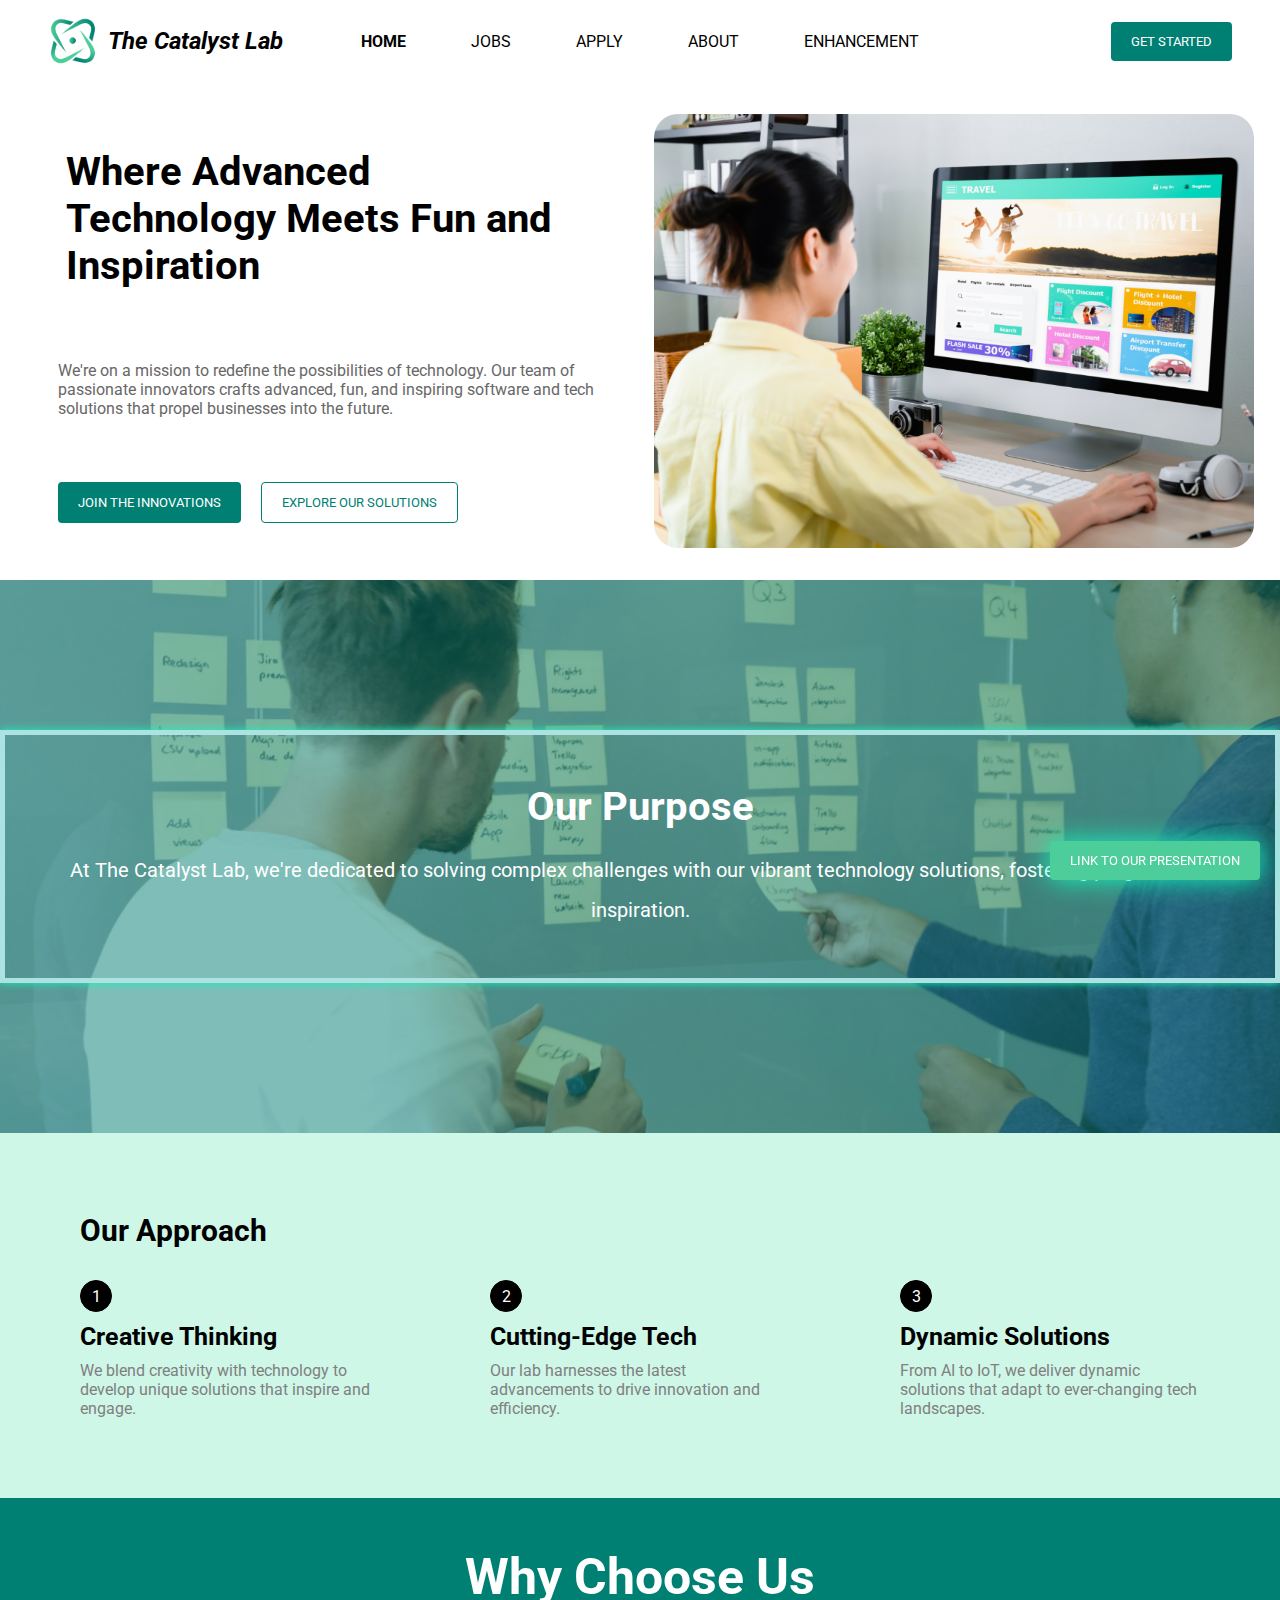
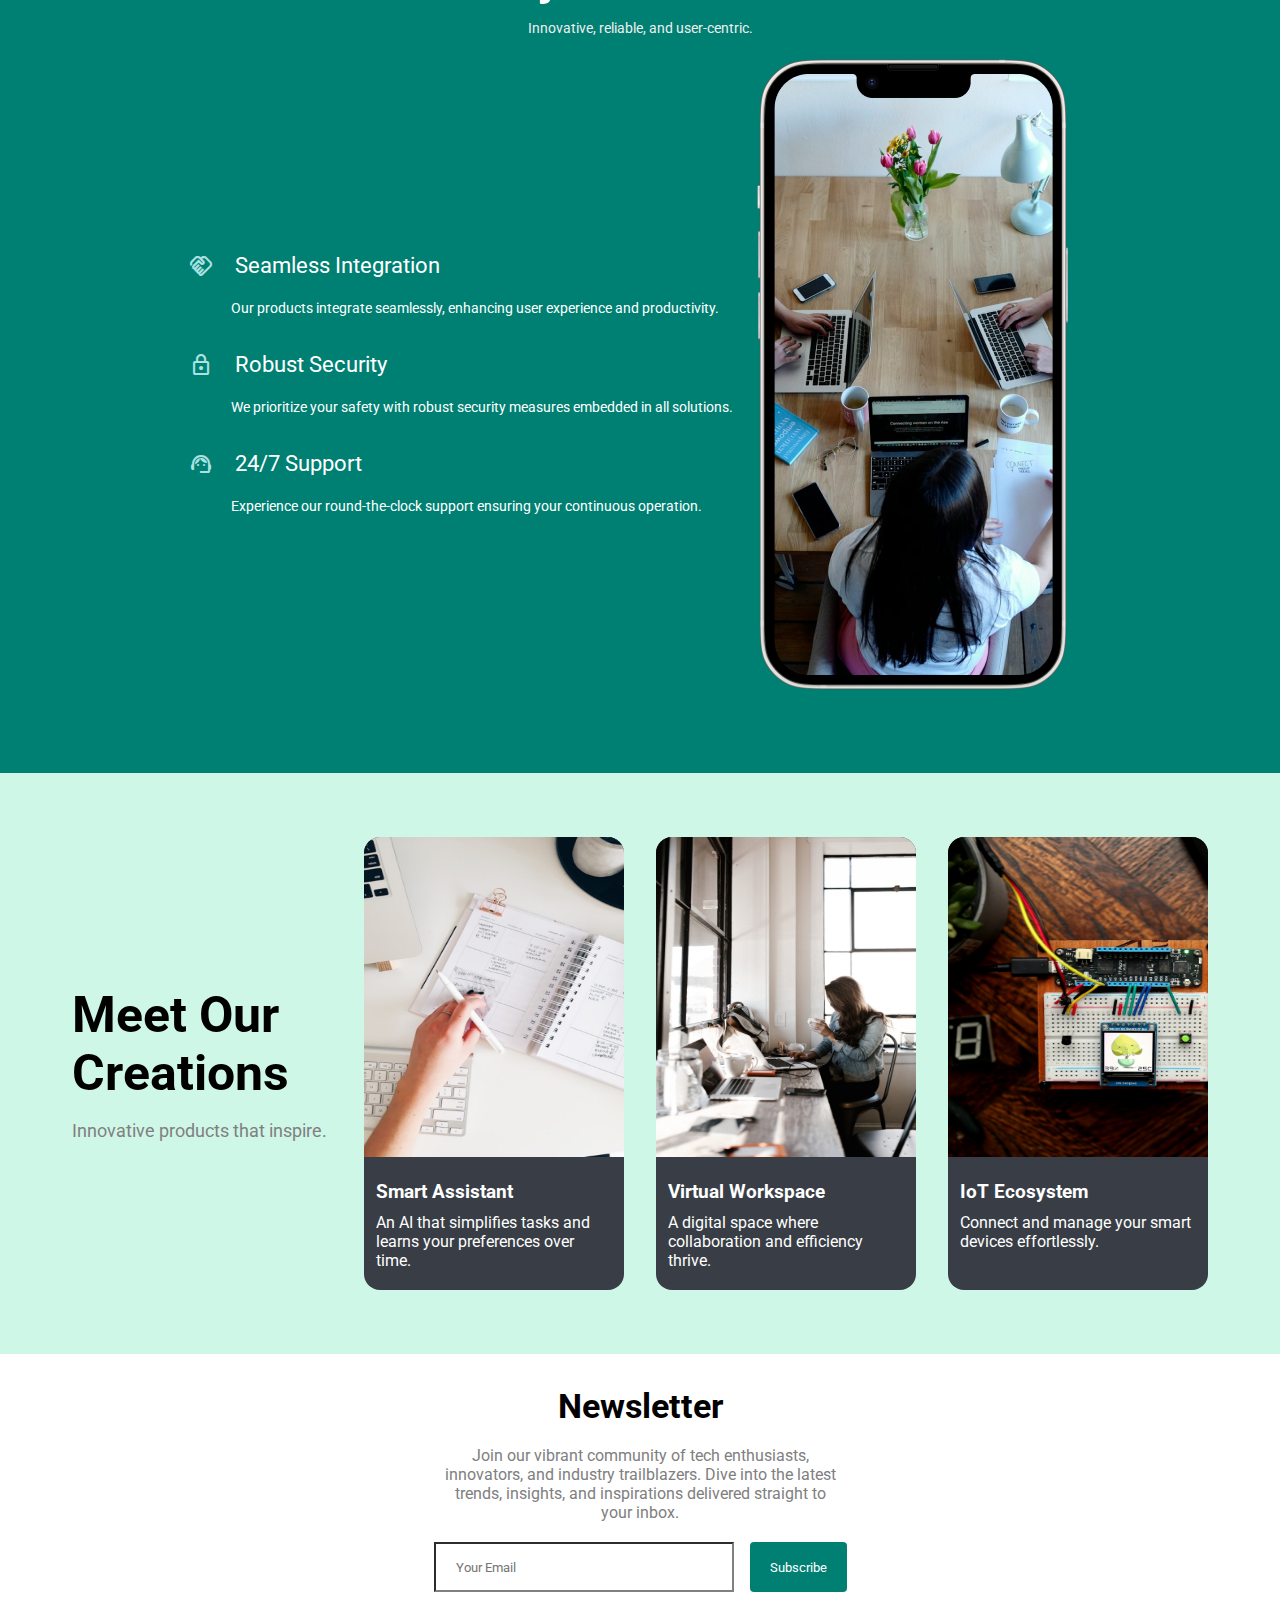
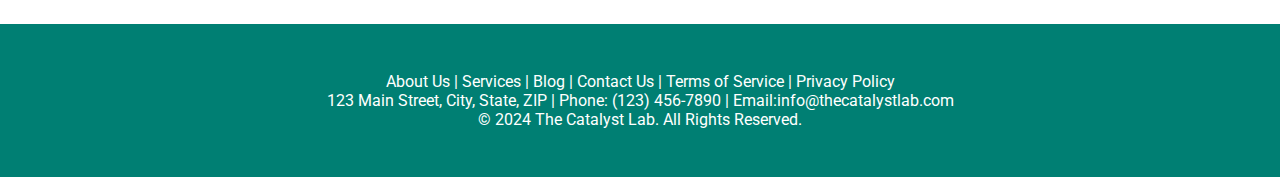
<file: index.html>
<!DOCTYPE html>
<html lang="en">
  <head>
    <meta charset="UTF-8">
    <meta name="viewport" content="width=device-width, initial-scale=1.0">
    <link rel="stylesheet" href="https://fonts.googleapis.com/css2?family=Material+Symbols+Outlined:opsz,wght,FILL,GRAD@24,400,0,0">
    <link rel="icon" type="image/x-icon" href="/images/logo.png">
    <title>Home Page</title>
    <link rel="stylesheet" href="styles/style.css">
  
  </head>
  <body>
    <header>
      <div class="header-left">
        <a href="index.html">
          <img class="logo" src="images/logo.png" alt="The Catalyst Logo">
          <div class="logo-typography">The Catalyst Lab</div>
        </a>
      </div>
      <div class="header-center">
        <nav>
          <menu>
            <li class="nav-active"><a href="index.html">HOME</a></li>
            <li><a href="jobs.html">JOBS</a></li>
            <li><a href="apply.html">APPLY</a></li>
            <li><a href="about.html">ABOUT</a></li>
            <li><a href="enhancements.html">ENHANCEMENT</a></li>
          </menu>
        </nav>
      </div>
      <div class="header-right">
        <button class="btn-sharp btn-fill">GET STARTED</button>
      </div>
    </header>
    <main>
      <section class="first_home">
        <div id="hero">
          <h1 class="home_title_page">Where Advanced Technology Meets Fun and Inspiration</h1>
          
          <p id="hero_desc">We're on a mission to redefine the possibilities of technology. Our team of passionate innovators crafts advanced, fun, and inspiring software and tech solutions that propel businesses into the future.</p>
          <div class="home_button_class">
            <button class="primary_button">JOIN THE INNOVATIONS</button> 
            <button class="secondary_button">EXPLORE OUR SOLUTIONS</button>
          </div>
        </div>
        
        <img id="hero_side_image" src="images/hero_side_image.png" alt="Hero Side Image">
      </section>
      <section class="our_purpose">
            <div class="our_purpose_box">
              <h2 class="our_purpose_title">Our Purpose</h2>
              
              <p class="our_purpose_p">At The Catalyst Lab, we're dedicated to solving complex challenges with our vibrant technology solutions, fostering progress and inspiration.</p>
            </div>
      </section>
      <section class="our_approach">
        <h2 class="our_approach_title">Our Approach</h2>
        <div class="approach">
          <div class="our_approach_text">
            <div class="number_approach">1</div>
            <h3>Creative Thinking</h3>       
            <p>We blend creativity with technology to develop unique solutions that inspire and engage.</p>
          </div>
          <div class="our_approach_text">
            <div class="number_approach">2</div>         
            <h3>Cutting-Edge Tech</h3>         
            <p>Our lab harnesses the latest advancements to drive innovation and efficiency.</p>
          </div>         
          <div class="our_approach_text">
            <div class="number_approach">3</div>         
            <h3>Dynamic Solutions</h3>          
            <p>From AI to IoT, we deliver dynamic solutions that adapt to ever-changing tech landscapes.</p>
          </div>
        </div>
      </section>
      <section class="why_choose_us">     
          <h2 >Why Choose Us</h2>          
          <p id="p_why">Innovative, reliable, and user-centric.</p>
          <div class="why_choose_us_container">
            <div id="why_choose_us_left">
              <p class="why_s_t">
                <span class="material-symbols-outlined accent-color">
                  handshake
                </span>
                 Seamless Integration
              </p> 
              <p class="why_s_t_p">Our products integrate seamlessly, enhancing user experience and productivity.</p>
              <p class="why_s_t"> 
                <span class="material-symbols-outlined accent-color">
                  lock
                </span>
                 Robust Security
              </p>
              <p class="why_s_t_p">We prioritize your safety with robust security measures embedded in all solutions.</p> 
              <p class="why_s_t">
                  <span class="material-symbols-outlined accent-color">
                    support_agent
                  </span> 24/7 Support
              </p> 
              <p class="why_s_t_p">Experience our round-the-clock support ensuring your continuous operation.</p>
              
            </div>
            <div>
              <img src="images/why_choose_us_side_image.png" id="why_choose_us_side_image" alt="Why Choose Us Side Image">
            </div>
          </div>
      </section>
      <section class="creation_home">
        <div class="creations_title">
          <h1>Meet Our Creations</h1>
          <p>Innovative products that inspire.</p>
        </div>
        <section class="card_creations">
          <div class="creation-card">
            <div class="card-top">
              <img
              id="smart_assistant_img"
                src="images/smart_assistant_featured_image.png"
                alt="Smart Assistant featured image"
              />
            </div>
            <div class="card-bottom">
              <h3 class="card-title">Smart Assistant</h3>
              <p class="card-description">
                An AI that simplifies tasks and learns your preferences over
                time.
              </p>
            </div>
          </div>

          <div class="creation-card">
            <div class="card-top">
              <img
              id="virtual_work_img"
                src="images/virtual_work_place_featured_image.png"
                alt="Virtual Workspace featured image"
              />
            </div>
            <div class="card-bottom">
              <h3 class="card-title">Virtual Workspace</h3>
              <p class="card-description">
                A digital space where collaboration and efficiency thrive.
              </p>
            </div>
          </div>

          <div class="creation-card">
            <div class="card-top">
              <img
              id="system_img"
                src="images/IoT_system_featured_image.png"
                alt="IoT system featured image"
              />
            </div>
            <div class="card-bottom">
              <h3 class="card-title">IoT Ecosystem</h3>
              <p class="card-description">
                Connect and manage your smart devices effortlessly.
              </p>
            </div>
          </div>
      </section>
      </section>
      <section class="newsletter_home">
        <h2>Newsletter</h2>
        <p>Join our vibrant community of tech enthusiasts, innovators, and industry trailblazers. Dive into the latest trends, insights, and inspirations delivered straight to your inbox.</p>
        <div class="subscribe">
          <form>
              <label for="email_newsletter" class="input-label">Email</label>
              <input id="email_newsletter" type="email"
              placeholder="Your Email">

          </form> 
          <button class="primary_button">Subscribe</button>
        </div>
      </section>

      <button id="youtube" class="btn-fill btn-sharp"><a href="#">Link to our Presentation</a></button>
      </main>
        <footer class="apply_footer">
          <p>About Us | Services | Blog | Contact Us | Terms of Service | Privacy Policy</p>
    
    <p>123 Main Street, City, State, ZIP | Phone: (123) 456-7890 | Email:<a href:"mailto:info@thecatalystlab.com">info@thecatalystlab.com</a></p>
    
    <p>© 2024 The Catalyst Lab. All Rights Reserved.</p>
        </footer>
  </body>
</html>
</file>
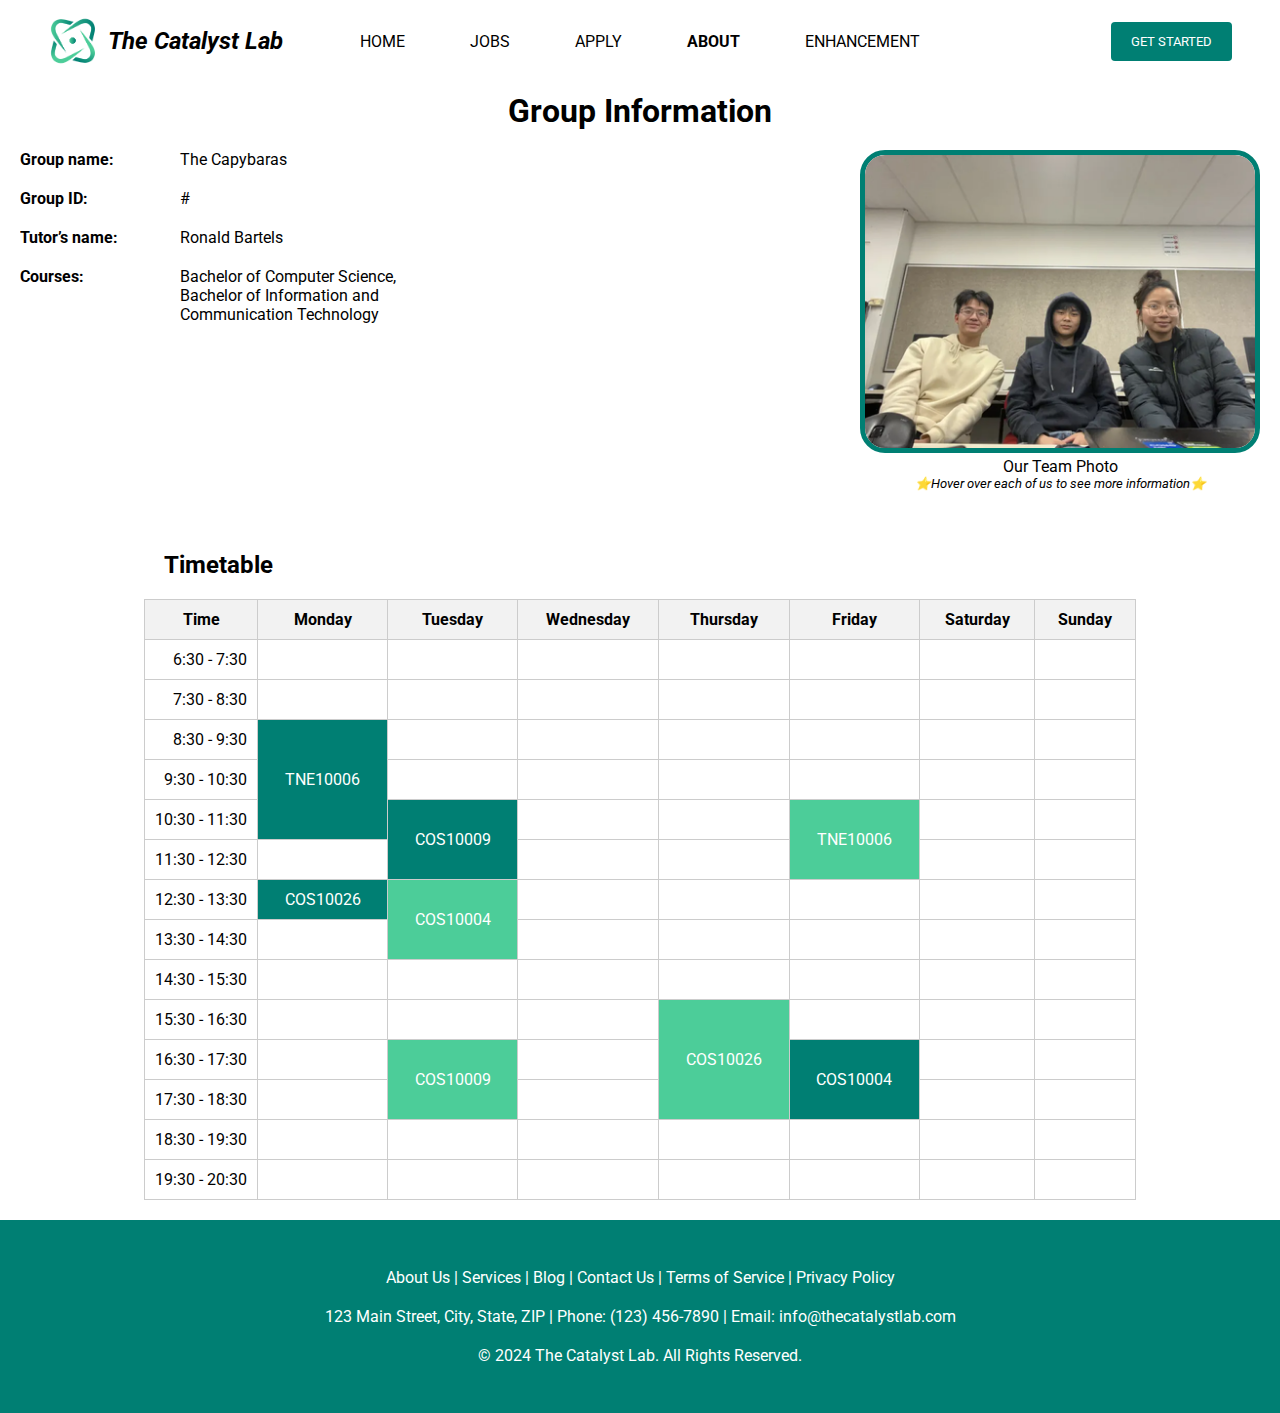
<file: about.html>
<!DOCTYPE html>
<html lang="en">
  <head>
    <meta charset="UTF-8" />
    <meta name="viewport" content="width=device-width, initial-scale=1.0" />
    <link
      rel="stylesheet"
      href="https://fonts.googleapis.com/css2?family=Material+Symbols+Outlined:opsz,wght,FILL,GRAD@24,400,0,0"
    />
    <link rel="icon" type="image/x-icon" href="/images/logo.png" />
    <link rel="stylesheet" href="styles/style.css" />
    <title>About Us</title>
  </head>
  <body>
    <header>
      <div class="header-left">
        <a href="index.html">
          <img class="logo" src="images/logo.png" alt="The Catalyst Logo" />
          <div class="logo-typography">The Catalyst Lab</div>
        </a>
      </div>
      <div class="header-center">
        <nav>
          <menu>
            <li><a href="index.html">HOME</a></li>
            <li><a href="jobs.html">JOBS</a></li>
            <li><a href="apply.html">APPLY</a></li>
            <li class="nav-active"><a href="about.html">ABOUT</a></li>
            <li><a href="enhancements.html">ENHANCEMENT</a></li>
          </menu>
        </nav>
      </div>
      <div class="header-right">
        <button class="btn-sharp btn-fill">GET STARTED</button>
      </div>
    </header>
    <main class="about-us-content">
      <h1 class="about-us-page-title">Group Information</h1>
      <div class="group-info-container">
        <dl>
          <div>
            <dt>Group name:</dt>
            <dd>The Capybaras</dd>
          </div>

          <div>
            <dt>Group ID:</dt>
            <dd>#</dd>
          </div>

          <div>
            <dt>Tutor’s name:</dt>
            <dd>Ronald Bartels</dd>
          </div>

          <div>
            <dt>Courses:</dt>
            <dd>
              Bachelor of Computer Science, Bachelor of Information and
              Communication Technology
            </dd>
          </div>
        </dl>
      </div>
      <figure class="figure-container" id="enhancement2">
        <img src="images/team_photo.png" alt="team photo" usemap="#image-map" />

        <map name="image-map">
          <area
            target="_self"
            alt="honganh"
            title="Hong Anh Ngo"
            href=""
            coords="12,260,25,231,47,191,82,184,92,178,93,140,117,140,133,154,119,190,141,216,133,245,97,291,46,292"
            shape="poly"
            class="area"
          />
          <div id="popup1" class="popup">
            <strong>Hong Anh Ngo</strong><br />Hometown: Hanoi, Vietnam
            <br />Bachelor of ICT
          </div>
          <area
            target="_self"
            alt="ricky"
            title="Ricky Ly"
            href=""
            coords="158,293,139,260,158,204,182,193,186,149,209,139,231,157,227,190,244,205,260,264,228,291"
            shape="poly"
            class="area"
          />
          <div id="popup2" class="popup">
            <strong>Ricky Ly</strong><br />Hometown: Caboolture, Australia
            <br />Bachelor of Computer Science
          </div>
          <area
            target="_self"
            alt="phuong"
            title="Phuong Tran"
            href=""
            coords="280,285,258,205,279,190,287,177,273,141,289,115,312,131,322,157,321,179,357,175,398,246,397,276"
            shape="poly"
            class="area"
          />
          <div id="popup3" class="popup">
            <strong>Phuong Tran</strong><br />Hometown: Bac Lieu, Vietnam
            <br />Bachelor of Computer Science
          </div>
        </map>

        <figcaption>
          Our Team Photo <br />
          <span class="small-text"
            ><em>⭐Hover over each of us to see more information⭐</em></span
          >
        </figcaption>
      </figure>
      <div class="timetable-container">
        <table>
          <caption>
            Timetable
          </caption>
          <tr>
            <th>Time</th>
            <th>Monday</th>
            <th>Tuesday</th>
            <th>Wednesday</th>
            <th>Thursday</th>
            <th>Friday</th>
            <th>Saturday</th>
            <th>Sunday</th>
          </tr>
          <tr>
            <td class="time">6:30 - 7:30</td>
            <td></td>
            <td></td>
            <td></td>
            <td></td>
            <td></td>
            <td></td>
            <td></td>
          </tr>
          <tr>
            <td class="time">7:30 - 8:30</td>
            <td></td>
            <td></td>
            <td></td>
            <td></td>
            <td></td>
            <td></td>
            <td></td>
          </tr>
          <tr>
            <td class="time">8:30 - 9:30</td>
            <td rowspan="3" class="timetable-class">TNE10006</td>
            <td></td>
            <td></td>
            <td></td>
            <td></td>
            <td></td>
            <td></td>
          </tr>
          <tr>
            <td class="time">9:30 - 10:30</td>

            <td></td>
            <td></td>
            <td></td>
            <td></td>
            <td></td>
            <td></td>
          </tr>
          <tr>
            <td class="time">10:30 - 11:30</td>

            <td rowspan="2" class="timetable-class">COS10009</td>
            <td></td>
            <td></td>
            <td rowspan="2" class="timetable-tutorial">TNE10006</td>
            <td></td>
            <td></td>
          </tr>
          <tr>
            <td class="time">11:30 - 12:30</td>
            <td></td>

            <td></td>
            <td></td>

            <td></td>
            <td></td>
          </tr>
          <tr>
            <td class="time">12:30 - 13:30</td>
            <td class="timetable-class">COS10026</td>
            <td rowspan="2" class="timetable-tutorial">COS10004</td>
            <td></td>
            <td></td>
            <td></td>
            <td></td>
            <td></td>
          </tr>
          <tr>
            <td class="time">13:30 - 14:30</td>

            <td></td>
            <td></td>
            <td></td>
            <td></td>
            <td></td>
            <td></td>
          </tr>
          <tr>
            <td class="time">14:30 - 15:30</td>
            <td></td>
            <td></td>
            <td></td>
            <td></td>
            <td></td>
            <td></td>
            <td></td>
          </tr>
          <tr>
            <td class="time">15:30 - 16:30</td>
            <td></td>
            <td></td>
            <td></td>
            <td rowspan="3" class="timetable-tutorial">COS10026</td>
            <td></td>
            <td></td>
            <td></td>
          </tr>
          <tr>
            <td class="time">16:30 - 17:30</td>
            <td></td>
            <td rowspan="2" class="timetable-tutorial">COS10009</td>
            <td></td>

            <td rowspan="2" class="timetable-class">COS10004</td>
            <td></td>
            <td></td>
          </tr>
          <tr>
            <td class="time">17:30 - 18:30</td>
            <td></td>

            <td></td>

            <td></td>
            <td></td>
          </tr>
          <tr>
            <td class="time">18:30 - 19:30</td>
            <td></td>
            <td></td>
            <td></td>
            <td></td>
            <td></td>
            <td></td>
            <td></td>
          </tr>
          <tr>
            <td class="time">19:30 - 20:30</td>
            <td></td>
            <td></td>
            <td></td>
            <td></td>
            <td></td>
            <td></td>
            <td></td>
          </tr>
        </table>
      </div>
    </main>
    <footer class="about-us-footer apply_footer">
      <p class="footer">
        About Us | Services | Blog | Contact Us | Terms of Service | Privacy
        Policy
      </p>
      <p class="footer">
        123 Main Street, City, State, ZIP | Phone: (123) 456-7890 | Email:
        info@thecatalystlab.com
      </p>

      <p class="footer">© 2024 The Catalyst Lab. All Rights Reserved.</p>
    </footer>
  </body>
</html>
</file>
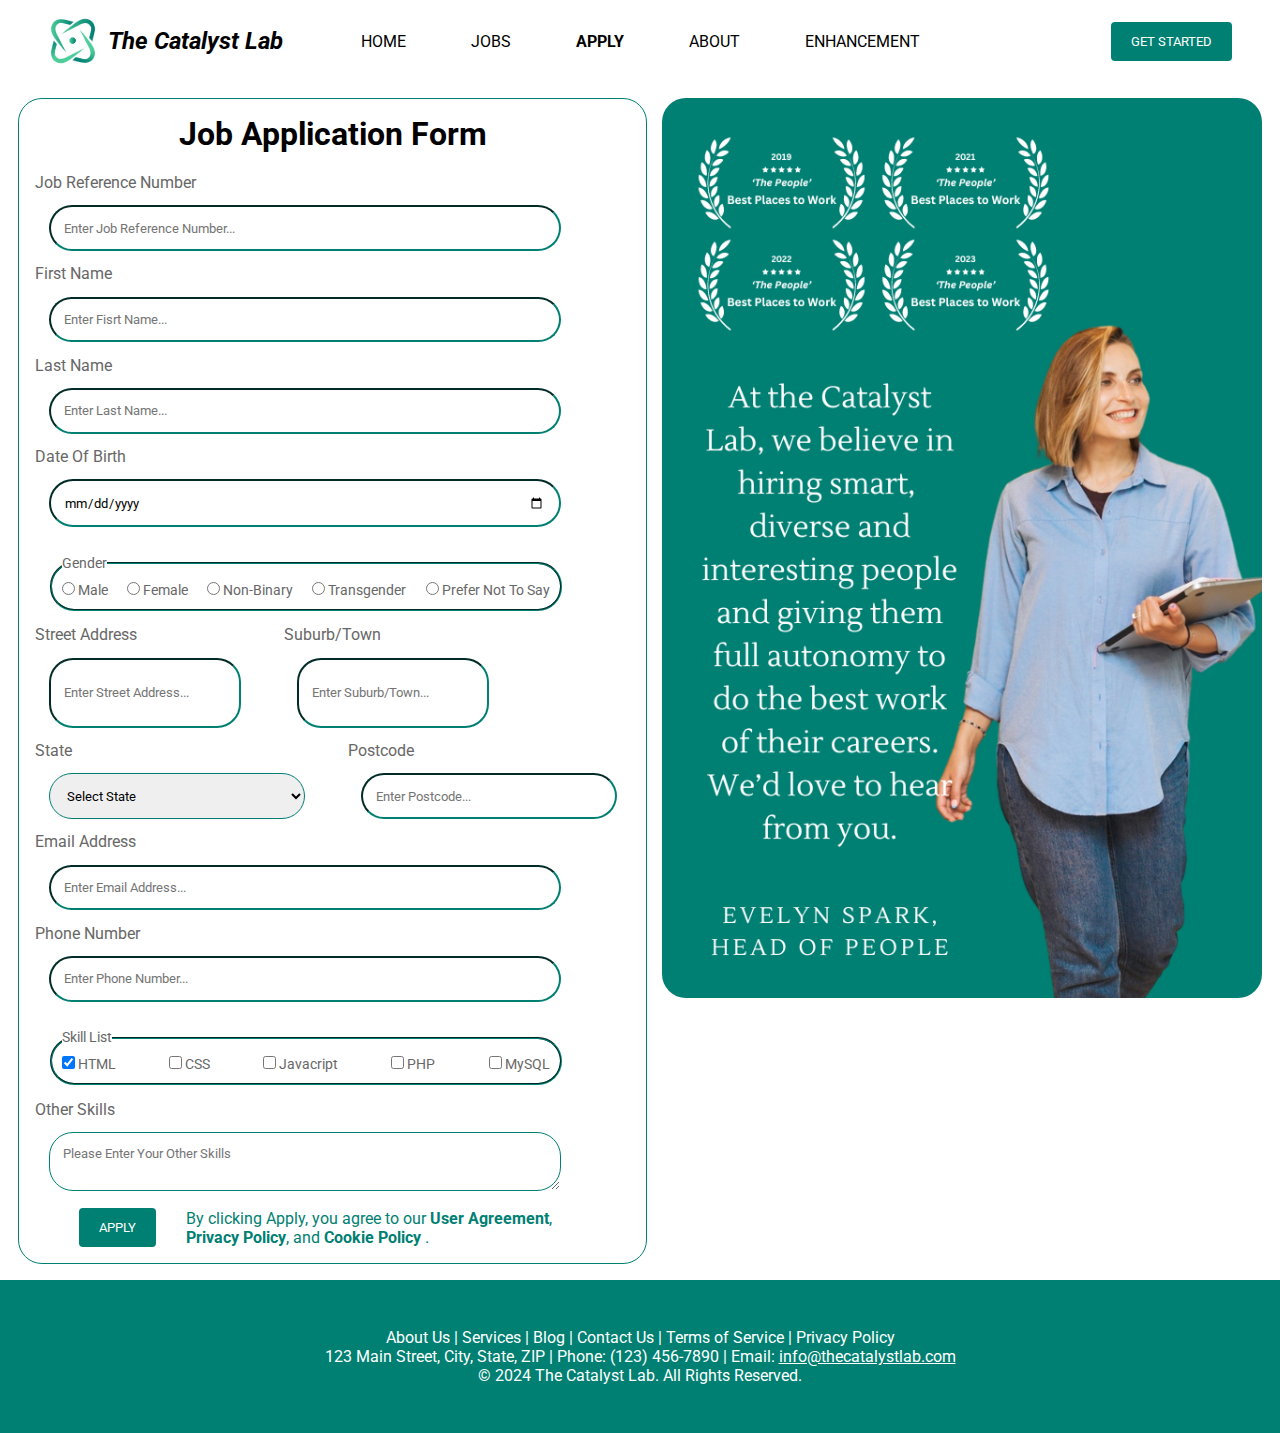
<file: apply.html>
<!DOCTYPE html>
<html lang="en">
  <head>
    <meta charset="UTF-8" />
    <meta name="viewport" content="width=device-width, initial-scale=1.0" />
    <link
      rel="stylesheet"
      href="https://fonts.googleapis.com/css2?family=Material+Symbols+Outlined:opsz,wght,FILL,GRAD@24,400,0,0"
    />
    <title>Job Application Form</title>
    <link rel="icon" type="image/x-icon" href="/images/logo.png">
    <link rel="stylesheet" href="styles/style.css">
    
  </head>
  <body>
    <header>
      <div class="header-left">
        <a href="index.html">
          <img class="logo" src="images/logo.png" alt="The Catalyst Logo" />
          <div class="logo-typography">The Catalyst Lab</div>
        </a>
      </div>
      <div class="header-center">
        <nav>
          <menu>
            <li><a href="index.html">HOME</a></li>
            <li><a href="jobs.html">JOBS</a></li>
            <li class="nav-active"><a href="apply.html">APPLY</a></li>
            <li><a href="about.html">ABOUT</a></li>
            <li><a href="enhancements.html">ENHANCEMENT</a></li>
          </menu>
        </nav>
      </div>
      <div class="header-right">
        <button class="btn-sharp btn-fill">GET STARTED</button>
      </div>
    </header>
    <main>
      <section class="application_page">
        <div class="container_form">
           
                <h1 id="application_title">
                     Job Application Form
                </h1>
                <form action="https://mercury.swin.edu.au/it000000/formtest.php" method="post" class="apply_form">
                    <div class="form_container">
                      <div class="job_reference_class">
                         <p class="form_label"><label for="job_reference_number">Job Reference Number</label></p>
                         <div class="input-container">
                          <input
                                id="job_reference_number"
                                name="job_reference_number"
                                placeholder="Enter Job Reference Number..."
                                required
                                maxlength="20"
                                pattern="[A-Za-z0-9]{5}"
                                title="Please enter exactly 5 alphanumeric characters." 
                                autocomplete="off"
                                >
                                <span></span>
                         </div>
                            
                              
                      </div>
                      <div class="first_name_class">
                                <p class="form_label"><label for="first_name">First Name</label></p>
                                <input
                                id="first_name"
                                name="first_name"
                                placeholder="Enter Fisrt Name..."
                                required
                                maxlength="20"
                                pattern="[A-Za-z]{1,20}"
                                title="Please enter up to 20 alphabetic characters." 
                                >
                      </div>
                      <div class="last_name_class">
                          <p class="form_label"><label for="last_name">Last Name</label></p>
                          <input
                                id="last_name"
                                name="last_name"
                                placeholder="Enter Last Name..."
                                required
                                maxlength="20"
                                pattern="[A-Za-z]{1,20}"
                                title="Please enter up to 20 alphabetic characters." 
                                >
                      </div>
                      <div class="date_of_birth_class">
                            <p class="form_label"><label for="date_of_birth">Date Of Birth</label></p>
                            <input id="date_of_birth"
                            value="dd/mm/yyyy" type="date"
                            >
                      </div>
                        <fieldset class="gender">
                            <legend>Gender</legend>
                            <div class="form_control">
                                <label><input type="radio" name="gender" value="male"> Male</label>
                            </div>
                            <div class="form_control">
                                <label><input type="radio" name="gender" value="female"> Female</label>
                            </div>
                            <div class="form_control">
                                <label><input type="radio" name="gender" value="non_binary"> Non-Binary</label>
                            </div>
                            <div class="form_control">
                              <label><input type="radio" name="gender" value="transgender"> Transgender</label>
                          </div>
                          <div class="form_control">
                            <label><input type="radio" name="gender" value="prefer_not_to_say"> Prefer Not To Say</label>
                        </div>
                        </fieldset>
                        <div class="street_suburb">
                          <div>
                              <p class="form_label"><label for="street_address">Street Address</label></p>
                                  <input
                                      id="street_address"
                                      name="street_address"
                                      placeholder="Enter Street Address..."
                                      required
                                      maxlength="40">
                          </div>
                          <div>
                              <p class="form_label">
                                  <label for="suburb_town">Suburb/Town</label></p>
                                  <input
                                      id="suburb_town"
                                      name="suburb_town"
                                      placeholder="Enter Suburb/Town..."
                                      required
                                      maxlength="40">
                          </div>
                        </div>
                        <div class="state_postcode">
                          <div>
                          <p class="form_label">
                            <label for="state">State</label></p>
                            <select id="state" name="state" required>
                                <option value="">Select State</option>
                                <option value="VIC">VIC</option>
                                <option value="NSW">NSW</option>
                                <option value="QLD">QLD</option>
                                <option value="NT">NT</option>
                                <option value="WA">WA</option>
                                <option value="SA">SA</option>
                                <option value="TAS">TAS</option>
                                <option value="ACT">ACT</option>
                            </select>
                          </div>
                            <div>
                            <p class="form_label">
                            <label for="postcode">Postcode</label></p>
                            <input
                                id="postcode"
                                name="postcode"
                                placeholder="Enter Postcode..."
                                required
                                maxlength="4"
                                pattern="[A-Za-z0-9]{4}"
                                title="Please enter exactly 4 digits." 
                                >
                            </div>
                        </div>
                        <div class="email_class">
                          <p class="form_label"><label for="email">Email Address</label></p>
                           <input
                                type="email"
                                id="email"
                                name="email"
                                placeholder="Enter Email Address..."
                                required
                                >
                          </div>
                        <div class="number_class">
                           <p class="form_label"><label for="number">Phone Number</label></p>
                            <input
                                type="tel"
                                id="number"
                                name="number"
                                placeholder="Enter Phone Number..."
                                required
                                pattern="[0-9\s]{8,12}"
                                title="Please enter a valid phone number with 8 to 12 digits or spaces."
                                >
                        </div>
                        </div>
                        <fieldset id="skill_lists"><legend>Skill List</legend>
                          <label for="html">
                             <input type="checkbox" id="html" name="html" value="html" checked="checked"> HTML </label>
                          <label for="css">
                            <input type="checkbox" id="css" name="css" value="css"> CSS </label>
                          <label for="javacript">
                           <input type="checkbox" id="javacript" name="javacript" value="javacript"> Javacript </label>
                          <label for="php">
                            <input type="checkbox" id="php" name="php" value="php"> PHP</label>
                          <label for="mysql">
                            <input type="checkbox" id="mysql" name="mysql" value="mysql"> MySQL</label>
                        </fieldset>
                    <div class="textarea_control">
                            <p class="form_label"><label for="other_skills">Other Skills</label></p>
                            <textarea 
                              id="other_skills"
                              name="other_skills"
                              placeholder="Please Enter Your Other Skills"></textarea>
                    </div>
                    <div class="end_form" >
                        <button class="btn-fill btn-sharp" type="submit">Apply</button>
                        <p id="condition_apply">By clicking Apply, you agree to our <strong>User Agreement</strong>,<strong> Privacy Policy</strong>, and <strong>Cookie Policy</strong> .</p>
                    </div>
                  </form>        
                     </div>
            
        </div>
      </div>
        <div class="featured_image">
          <img src="images/job_application_featured_image.png" alt="banner saying a quote from head of human resource, encouraging applicants">
       </div>
      </section>
    </main>
    <footer class="apply_footer">
      <p>About Us | Services | Blog | Contact Us | Terms of Service | Privacy Policy</p>

<p>123 Main Street, City, State, ZIP | Phone: (123) 456-7890 | Email: <a href="mailto:info@thecatalystlab.com">info@thecatalystlab.com</a></p>


<p>© 2024 The Catalyst Lab. All Rights Reserved.</p>
    </footer>
  </body>
</html>
</file>
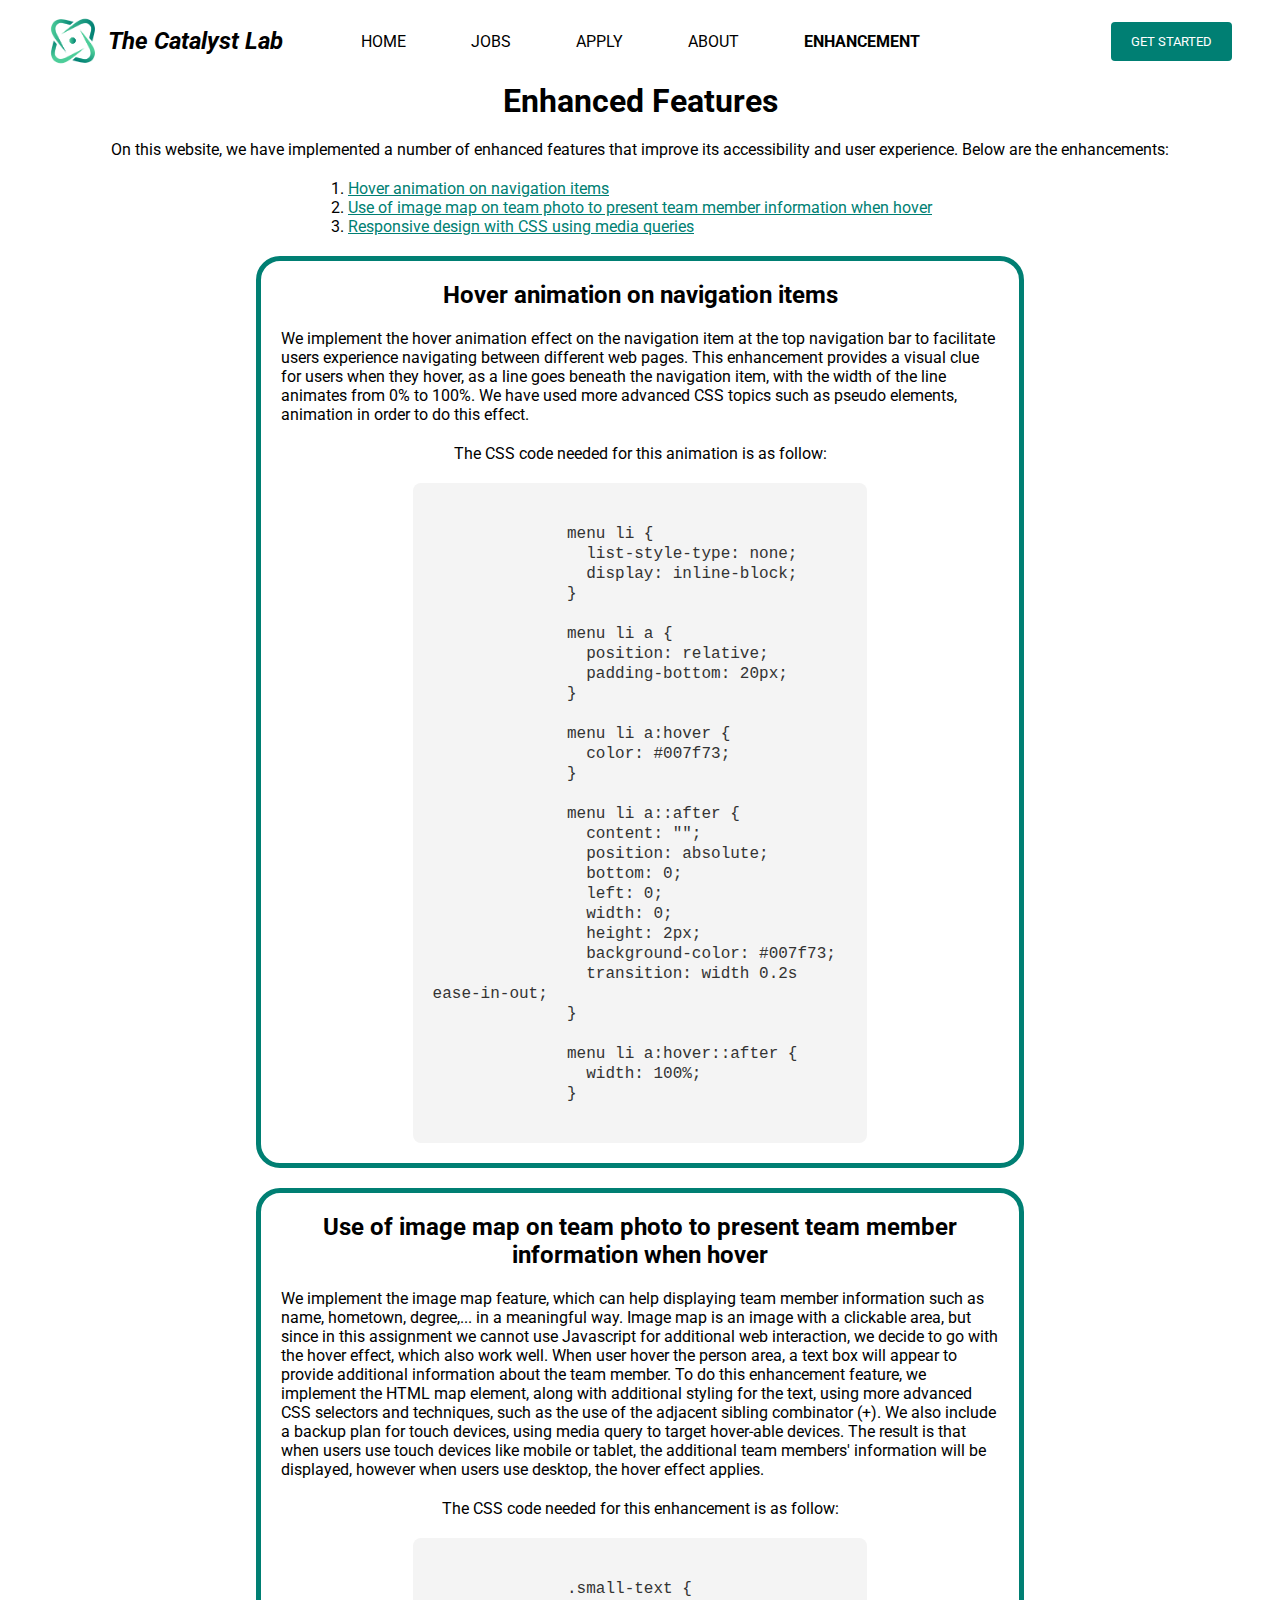
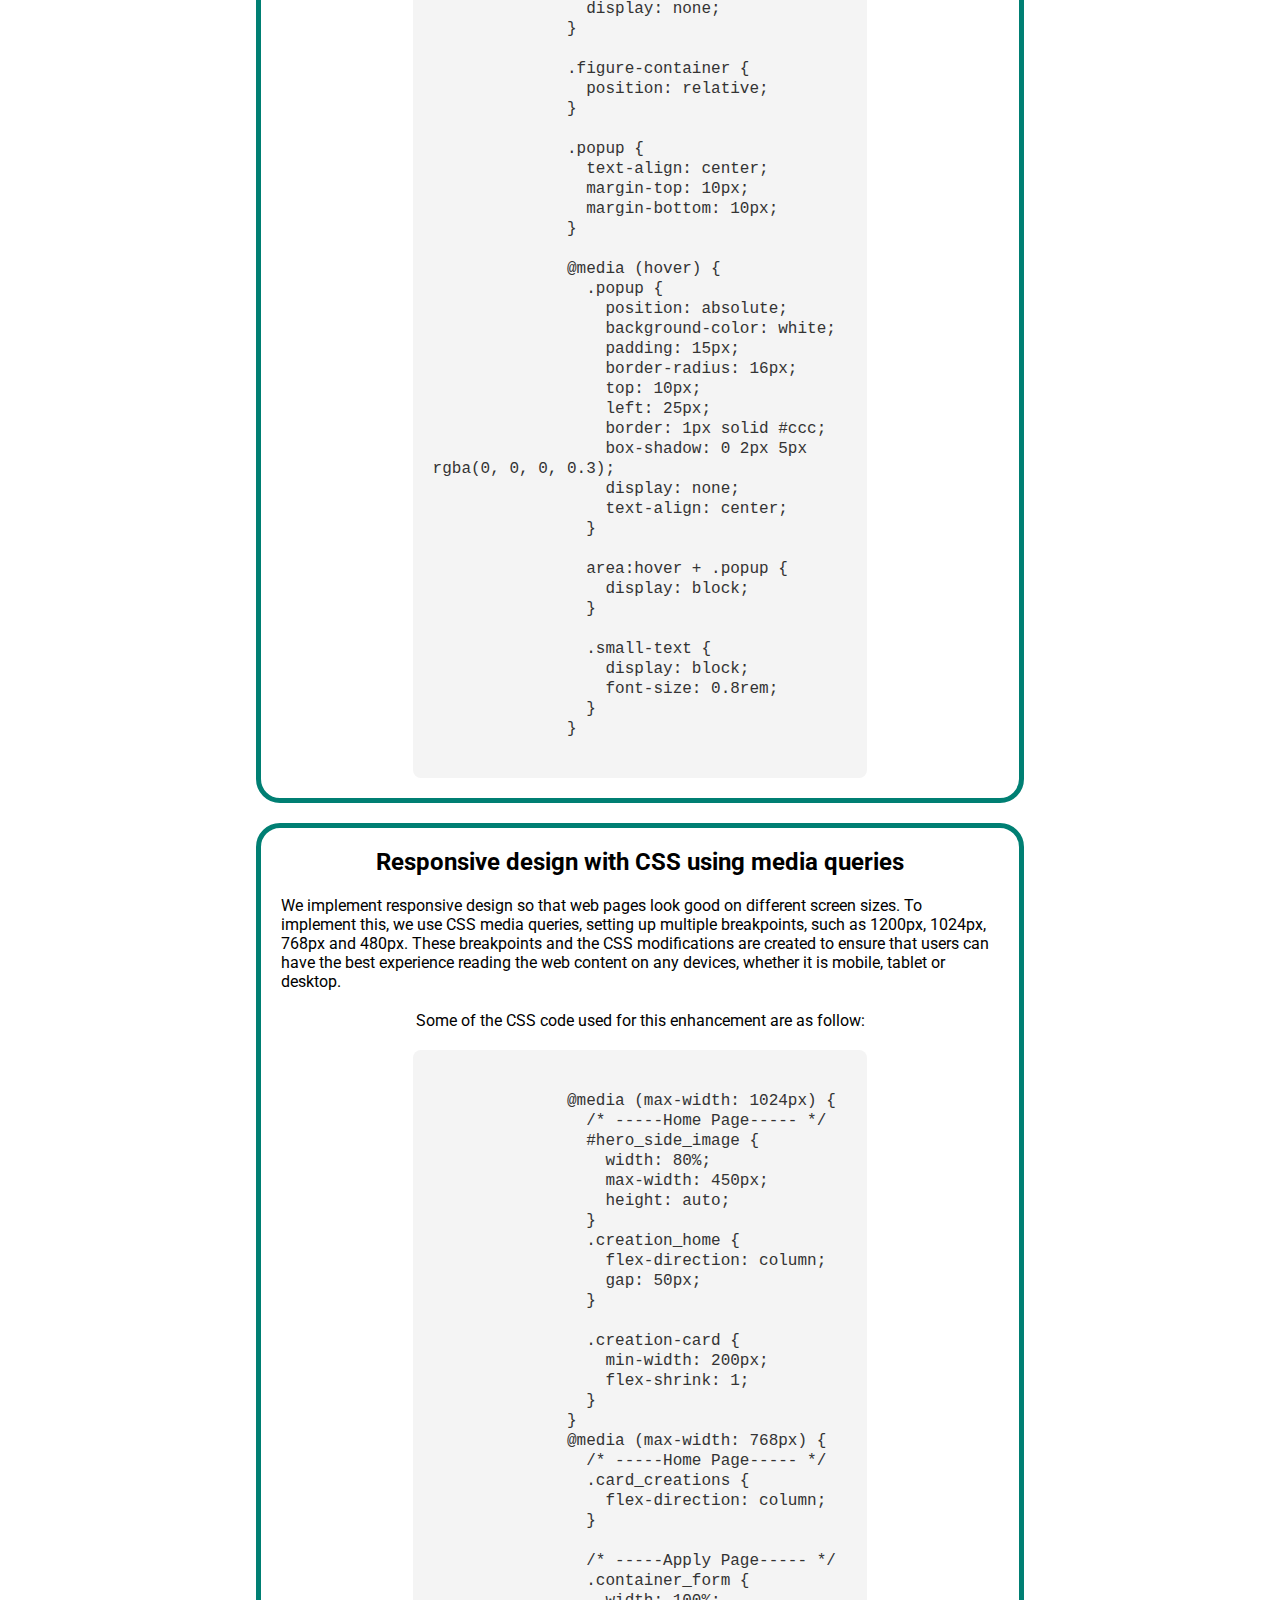
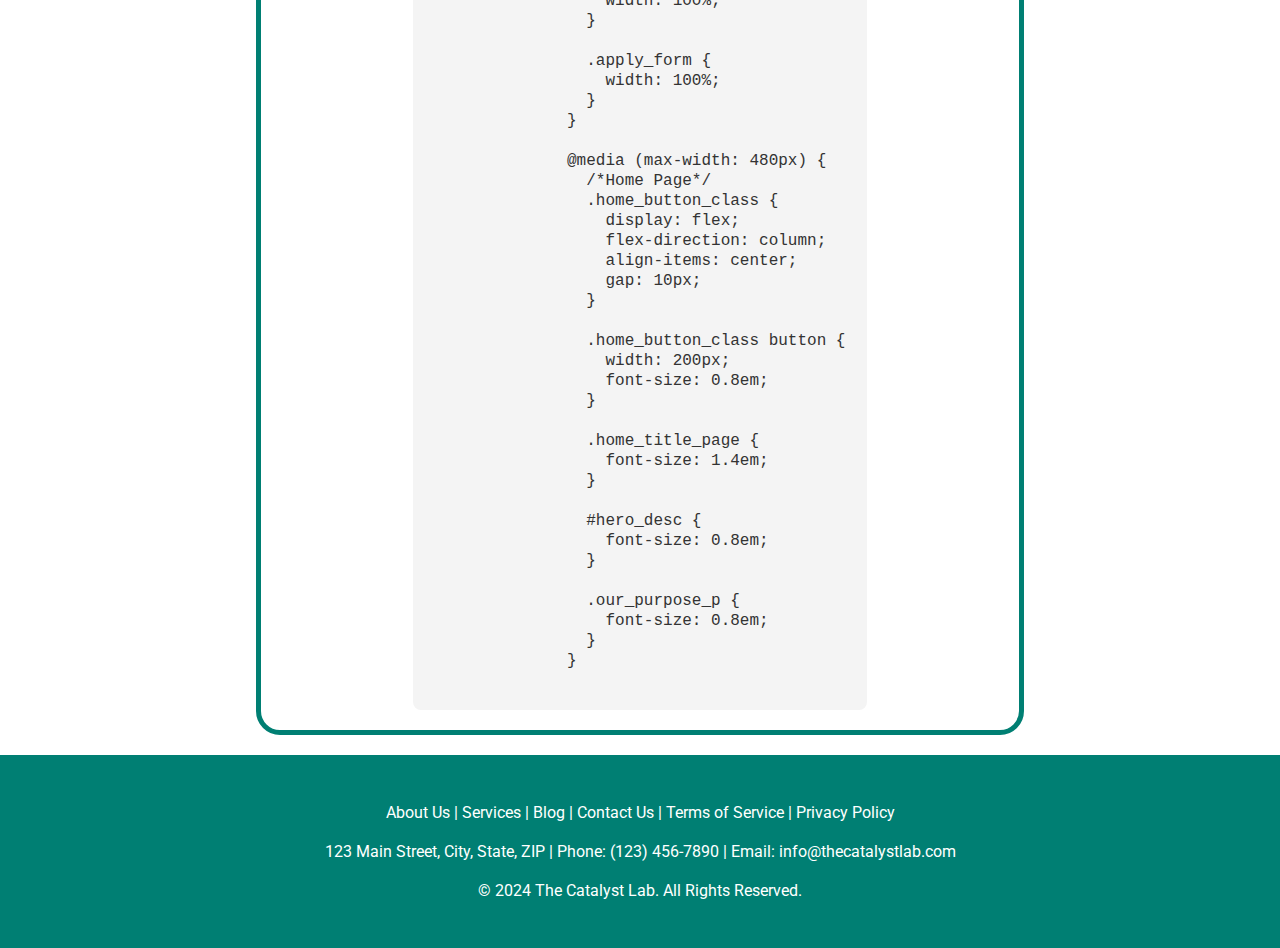
<file: enhancements.html>
<!DOCTYPE html>
<html lang="en">
  <head>
    <meta charset="UTF-8" />
    <meta name="viewport" content="width=device-width, initial-scale=1.0" />
    <link
      rel="stylesheet"
      href="https://fonts.googleapis.com/css2?family=Material+Symbols+Outlined:opsz,wght,FILL,GRAD@24,400,0,0"
    />
    <link rel="icon" type="image/x-icon" href="/images/logo.png">
    <link rel="stylesheet" href="styles/style.css" />
    <title>Enhancement Page</title>
  </head>
  <body>
    <header>
      <div class="header-left">
        <a href="index.html">
          <img class="logo" src="images/logo.png" alt="The Catalyst Logo" />
          <div class="logo-typography">The Catalyst Lab</div>
        </a>
      </div>
      <div class="header-center">
        <nav>
          <menu>
            <li><a href="index.html">HOME</a></li>
            <li><a href="jobs.html">JOBS</a></li>
            <li><a href="apply.html">APPLY</a></li>
            <li><a href="about.html">ABOUT</a></li>
            <li class="nav-active">
              <a href="enhancements.html">ENHANCEMENT</a>
            </li>
          </menu>
        </nav>
      </div>
      <div class="header-right">
        <button class="btn-sharp btn-fill">GET STARTED</button>
      </div>
    </header>
    <main class="enhancement-page">
      <h1>Enhanced Features</h1>
      <p>
        On this website, we have implemented a number of enhanced features that
        improve its accessibility and user experience. Below are the
        enhancements:
      </p>
      <div class="enhancement-container">
        <ol class="enhancement-list">
          <li><a href="#">Hover animation on navigation items</a></li>
          <li>
            <a href="about.html#enhancement2"
              >Use of image map on team photo to present team member information when
              hover</a
            >
          </li>
          <li><a href="#">Responsive design with CSS using media queries</a></li>
        </ol>
      </div>
      <div class="enhancement-description-container">
        <section class="enhancement-description">
          <h2>Hover animation on navigation items</h2>
          <p class="enhancement-desc-text">
            We implement the hover animation effect on the navigation item at
            the top navigation bar to facilitate users experience navigating
            between different web pages. This enhancement provides a visual clue
            for users when they hover, as a line goes beneath the navigation
            item, with the width of the line animates from 0% to 100%. We have
            used more advanced CSS topics such as pseudo elements, animation in
            order to do this effect.
          </p>
          <p class="align-self-start">
            The CSS code needed for this animation is as follow:
            <pre><code>
              menu li {
                list-style-type: none;
                display: inline-block;
              }
              
              menu li a {
                position: relative;
                padding-bottom: 20px;
              }
              
              menu li a:hover {
                color: #007f73;
              }
              
              menu li a::after {
                content: "";
                position: absolute;
                bottom: 0;
                left: 0;
                width: 0;
                height: 2px;
                background-color: #007f73;
                transition: width 0.2s ease-in-out;
              }
              
              menu li a:hover::after {
                width: 100%;
              }
                </code></pre>
          </p>
        </section>
        <section class="enhancement-description">
          <h2>Use of image map on team photo to present team member information when
            hover</h2>
          <p class="enhancement-desc-text">
            We implement the image map feature, which can help displaying team member information such as name, hometown, degree,... in a meaningful way. Image map is an image with a clickable area, but since in this assignment we cannot use Javascript for additional web interaction, we decide to go with the hover effect, which also work well. When user hover the person area, a text box will appear to provide additional information about the team member. To do this enhancement feature, we implement the HTML map element, along with additional styling for the text, using more advanced CSS selectors and techniques, such as the use of the adjacent sibling combinator (+). We also include a backup plan for touch devices, using media query to target hover-able devices. The result is that when users use touch devices like mobile or tablet, the additional team members' information will be displayed, however when users use desktop, the hover effect applies.
          </p>
          <p class="align-self-start">
            The CSS code needed for this enhancement is as follow:
            <pre><code>
              .small-text {
                display: none;
              }
              
              .figure-container {
                position: relative;
              }
              
              .popup {
                text-align: center;
                margin-top: 10px;
                margin-bottom: 10px;
              }
              
              @media (hover) {
                .popup {
                  position: absolute;
                  background-color: white;
                  padding: 15px;
                  border-radius: 16px;
                  top: 10px;
                  left: 25px;
                  border: 1px solid #ccc;
                  box-shadow: 0 2px 5px rgba(0, 0, 0, 0.3);
                  display: none;
                  text-align: center;
                }
              
                area:hover + .popup {
                  display: block;
                }
              
                .small-text {
                  display: block;
                  font-size: 0.8rem;
                }
              }
            </code></pre>
          </p>
        </section>
        <section class="enhancement-description">
          <h2>Responsive design with CSS using media queries</h2>
          <p class="enhancement-desc-text">
            We implement responsive design so that web pages look good on different screen sizes. To implement this, we use CSS media queries, setting up multiple breakpoints, such as 1200px, 1024px, 768px and 480px. These breakpoints and the CSS modifications are created to ensure that users can have the best experience reading the web content on any devices, whether it is mobile, tablet or desktop.
          </p>
          <p class="align-self-start">
            Some of the CSS code used for this enhancement are as follow:
            <pre><code>
              @media (max-width: 1024px) {
                /* -----Home Page----- */
                #hero_side_image {
                  width: 80%;
                  max-width: 450px;
                  height: auto;
                }
                .creation_home {
                  flex-direction: column;
                  gap: 50px;
                }
              
                .creation-card {
                  min-width: 200px;
                  flex-shrink: 1;
                }
              }
              @media (max-width: 768px) {
                /* -----Home Page----- */
                .card_creations {
                  flex-direction: column;
                }
              
                /* -----Apply Page----- */
                .container_form {
                  width: 100%;
                }
              
                .apply_form {
                  width: 100%;
                }
              }
              
              @media (max-width: 480px) {
                /*Home Page*/
                .home_button_class {
                  display: flex;
                  flex-direction: column;
                  align-items: center;
                  gap: 10px;
                }
              
                .home_button_class button {
                  width: 200px;
                  font-size: 0.8em;
                }
              
                .home_title_page {
                  font-size: 1.4em;
                }
              
                #hero_desc {
                  font-size: 0.8em;
                }
              
                .our_purpose_p {
                  font-size: 0.8em;
                }
              }
                </code></pre>
          </p>
        </section>
      </div>
    </main>
    <footer class="apply_footer">
      <p class="footer">
        About Us | Services | Blog | Contact Us | Terms of Service | Privacy
        Policy
      </p>
      <p class="footer">
        123 Main Street, City, State, ZIP | Phone: (123) 456-7890 | Email:
        info@thecatalystlab.com
      </p>

      <p class="footer">© 2024 The Catalyst Lab. All Rights Reserved.</p>
    </footer>
  </body>
</html>
</file>
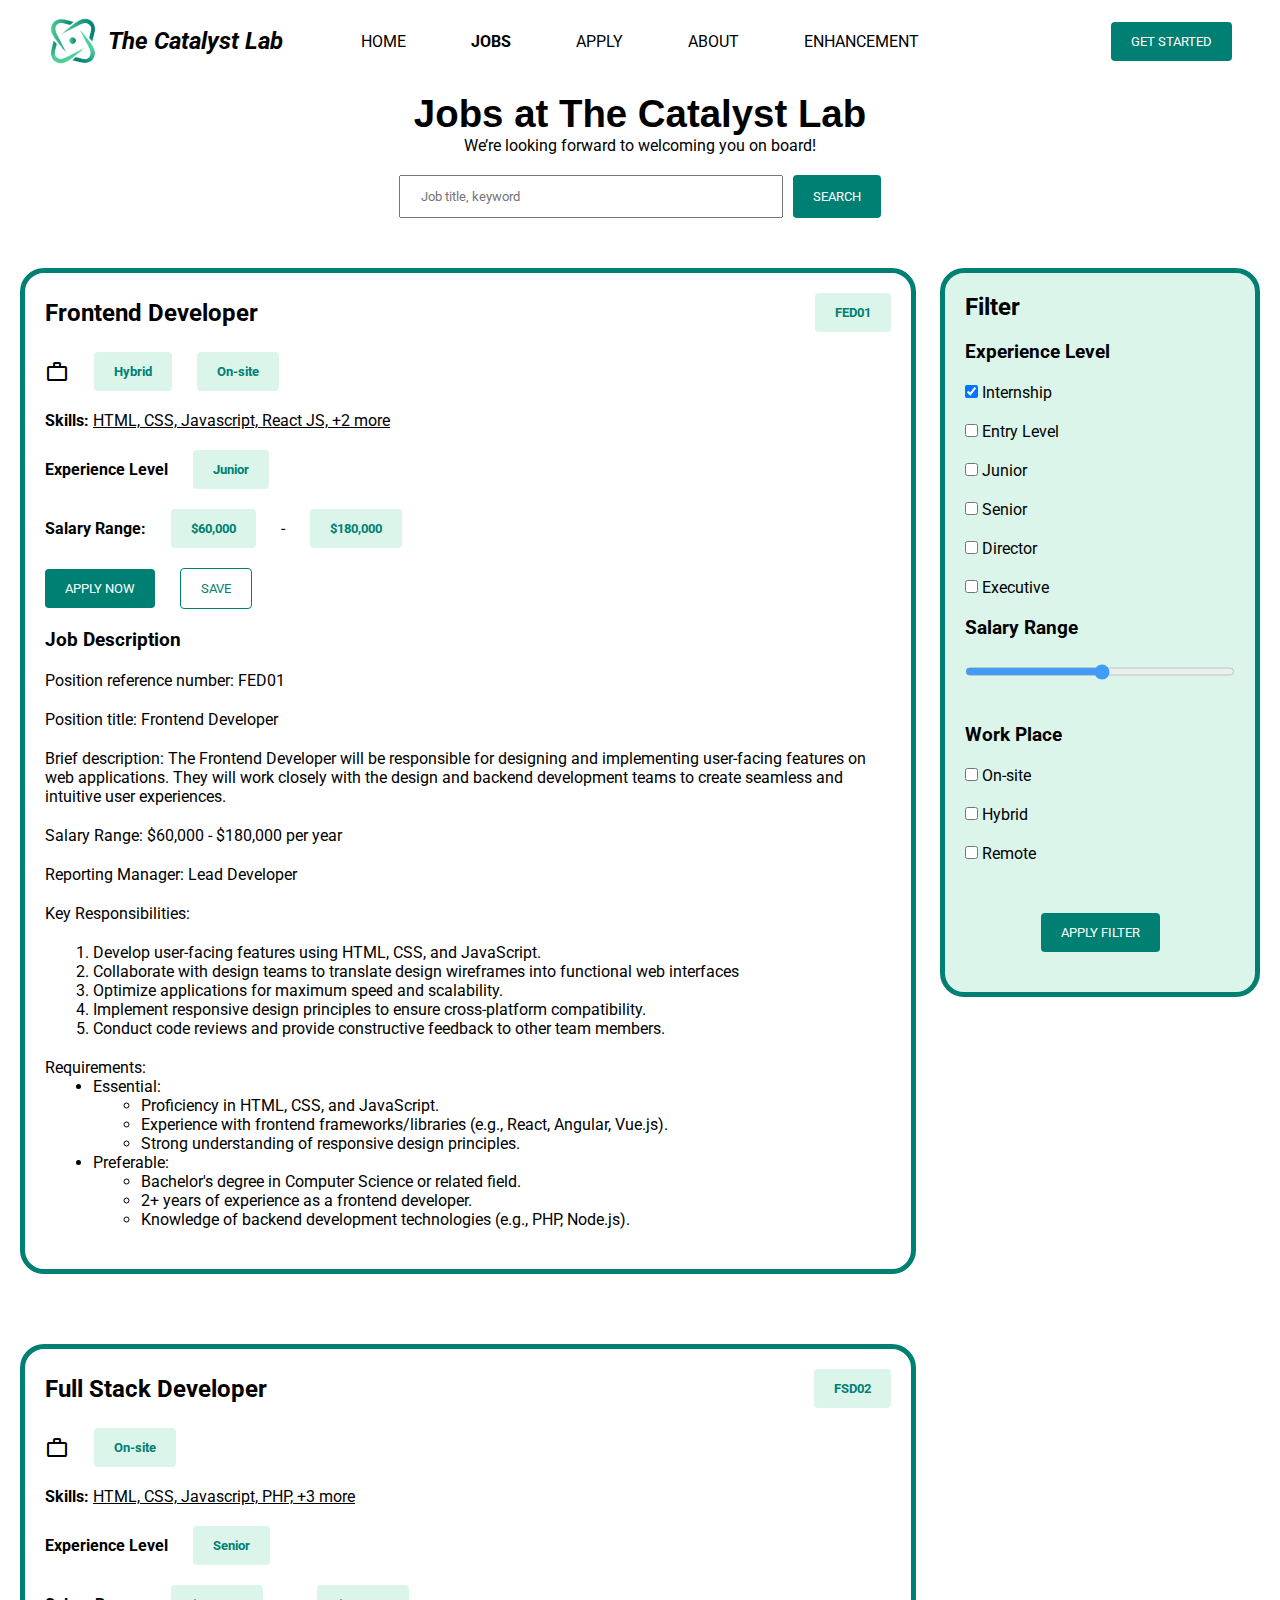
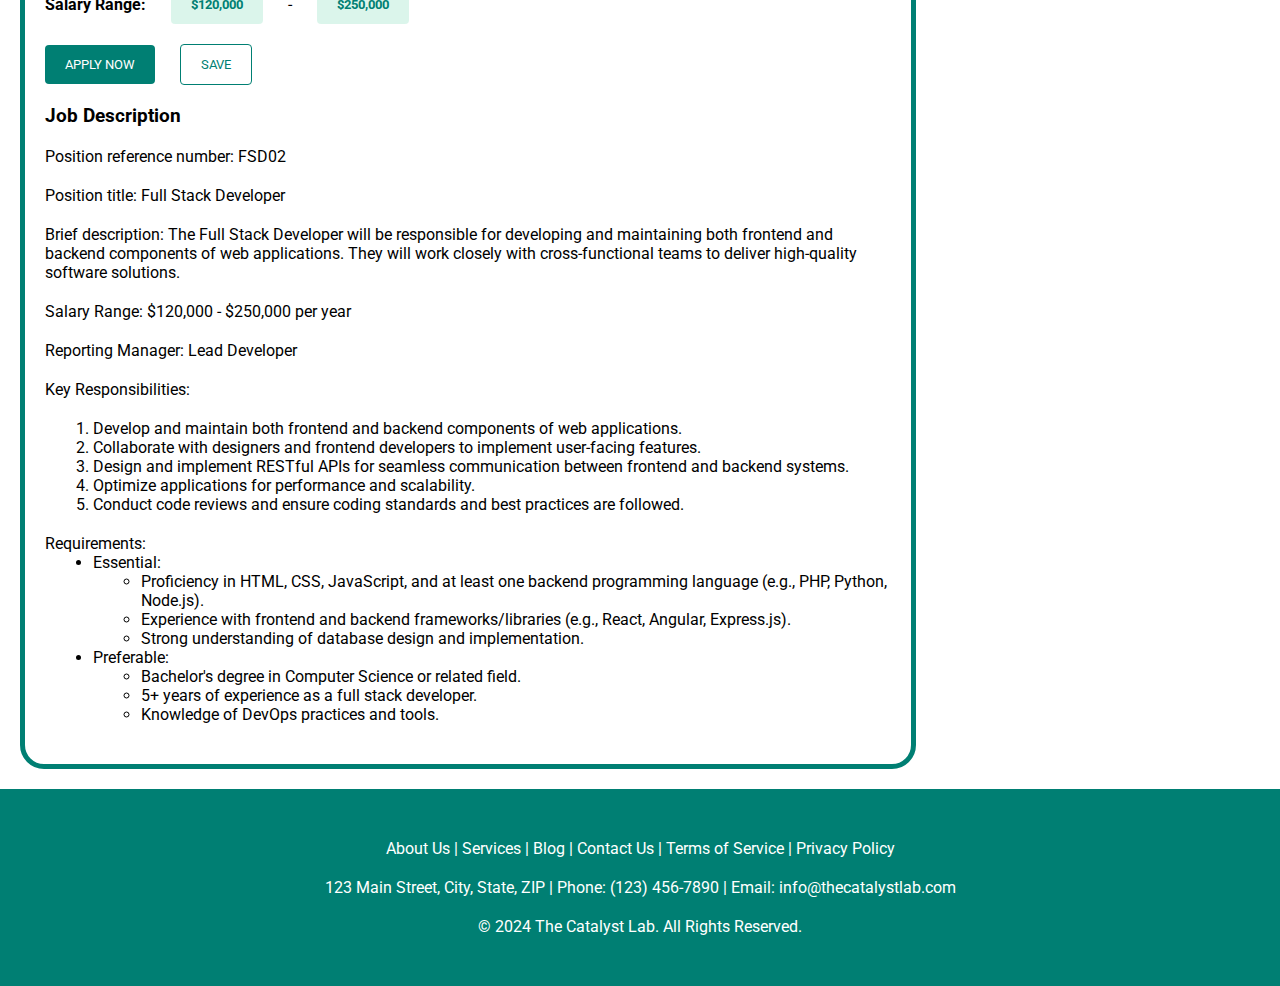
<file: jobs.html>
<!DOCTYPE html>
<html lang="en">
  <head>
    <meta charset="UTF-8" />
    <meta name="viewport" content="width=device-width, initial-scale=1.0" />
    <link
      rel="stylesheet"
      href="https://fonts.googleapis.com/css2?family=Material+Symbols+Outlined:opsz,wght,FILL,GRAD@24,400,0,0"
    />
    <link rel="icon" type="image/x-icon" href="/images/logo.png">
    <link rel="stylesheet" href="styles/style.css" />
    <title>Jobs Page</title>
  </head>
  <body>
    <header>
      <div class="header-left">
        <a href="index.html">
          <img class="logo" src="images/logo.png" alt="The Catalyst Logo" />
          <div class="logo-typography">The Catalyst Lab</div>
        </a>
      </div>
      <div class="header-center">
        <nav>
          <menu>
            <li><a href="index.html">HOME</a></li>
            <li class="nav-active"><a href="jobs.html">JOBS</a></li>
            <li><a href="apply.html">APPLY</a></li>
            <li><a href="about.html">ABOUT</a></li>
            <li><a href="enhancements.html">ENHANCEMENT</a></li>
          </menu>
        </nav>
      </div>
      <div class="header-right">
        <button class="btn-sharp btn-fill">GET STARTED</button>
      </div>
    </header>
    <main>
      <h1 class="jobs-page-title">Jobs at The Catalyst Lab</h1>
      <p class="jobs-page-description">
        We’re looking forward to welcoming you on board!
      </p>
      <div class="search-box">
        <label for="search" class="input-label">Search</label>
        <input
        id="search"
          type="text"
          class="search-input"
          placeholder="Job title, keyword"
        />
        <button class="btn-sharp btn-fill">Search</button>
      </div>
      <aside class="filter-section">
        <h2>Filter</h2>
        <div class="filter-experience-level">
          <h3>Experience Level</h3> 
          <div class="experience-level-checkbox-list">
            <div>
              <input type="checkbox" id="internship" name="internship" checked />
            <label for="internship">Internship</label>
            </div>
            <div>
              <input type="checkbox" id="entry" name="entry level" />
            <label for="entry">Entry Level</label>
            </div>
            <div>
              <input type="checkbox" id="junior" name="junior" />
            <label for="junior">Junior</label>
            </div>
            <div>
              <input type="checkbox" id="senior" name="senior" />
            <label for="senior">Senior</label>
            </div>
            <div>
              <input type="checkbox" id="director" name="director" />
            <label for="director">Director</label>
            </div>
            <div>
              <input type="checkbox" id="executive" name="executive" />
            <label for="executive">Executive</label>
            </div>
          </div>
            
        </div>
        <div class="filter-salary-range"> 
          
          <p class="slider-container">
            <label for="salaryRange"><h3>Salary Range</h3></label>
            <input type="range" min="45000" max="450000" value="250000" class="slider" id="salaryRange">
          </p>
          
        </div>
        <div class="filter-work-place">
          <h3>Work Place</h3>
          <div class="work-place-checkbox-list">
            <div>
              <input type="checkbox" id="on-site" name="on-site" />
            <label for="on-site">On-site</label>
            </div>
            <div>
              <input type="checkbox" id="hybrid" name="hybrid" />
            <label for="hybrid">Hybrid</label>
            </div>
            <div>
              <input type="checkbox" id="remote" name="remote" />
            <label for="remote">Remote</label>
            </div>
          </div>
          
        </div>

        <div class="button-container">
          <button class="btn-sharp btn-fill filter-btn">Apply Filter</button>
        </div>
        
      </aside>
      <section class="job fed">
        <div class="job-top">
          <h2 class="job-title">Frontend Developer</h2>
          <button class="tag">FED01</button>
        </div>
        <p class="work-place">
          <span class="material-symbols-outlined"> work </span>
          <button class="tag">Hybrid</button>
          <button class="tag">On-site</button>
        </p>
        <p class="skills">
          <span class="bold-text">Skills:</span>

          <span class="skills-list"
            >HTML, CSS, Javascript, React JS, +2 more</span
          >
        </p>
        <p class="experience-level">
          <span class="bold-text">Experience Level</span>
          <button class="tag">Junior</button>
        </p>
        <p class="salary-range">
          <span class="bold-text">Salary Range:</span>
          <button class="tag">$60,000</button>
          <span class="dash"> - </span>
          <button class="tag">$180,000</button>
        </p>
        <p class="button-group">
          <button class="btn-sharp btn-fill">Apply Now</button>
          <button class="btn-sharp btn-outline">Save</button>
        </p>
        <div class="job-description">
          <h3>Job Description</h3>
          <p>Position reference number: FED01</p>
          <p>Position title: Frontend Developer</p>
          <p>
            Brief description: The Frontend Developer will be responsible for
            designing and implementing user-facing features on web applications.
            They will work closely with the design and backend development teams
            to create seamless and intuitive user experiences.
          </p>
          <p>Salary Range: $60,000 - $180,000 per year</p>
          <p>Reporting Manager: Lead Developer</p>
          <p>Key Responsibilities: 
            <ol class="responsibilities-list">
              <li>Develop user-facing features using HTML, CSS, and JavaScript.</li>
              <li>Collaborate with design teams to translate design wireframes into functional web interfaces</li>
              <li>Optimize applications for maximum speed and scalability.</li>
              <li>Implement responsive design principles to ensure cross-platform compatibility.</li>
              <li>Conduct code reviews and provide constructive feedback to other team members.</li>
            </ol>
          </p>
          <div>
            <p>Requirements:</p>
            <ul class="requirements-group">
              <li>Essential:
                <ul class="requirements-list">
                  <li>Proficiency in HTML, CSS, and JavaScript.</li>
                  <li>Experience with frontend frameworks/libraries (e.g., React, Angular, Vue.js).</li>
                  <li>Strong understanding of responsive design principles.</li>
                </ul>
              </li>
              <li>Preferable:
                <ul class="requirements-list">
                  <li>Bachelor's degree in Computer Science or related field.</li>
                  <li>2+ years of experience as a frontend developer.</li>
                  <li>Knowledge of backend development technologies (e.g., PHP, Node.js).</li>
                </ul>
              </li>
            </ul>

          </div>
        </div>
      </section>
      
      <section class="job fsd">
        <div class="job-top">
          <h2 class="job-title">Full Stack Developer</h2>
          <button class="tag">FSD02</button>
        </div>
        <p class="work-place">
          <span class="material-symbols-outlined"> work </span>
          <button class="tag">On-site</button>
        </p>
        <p class="skills">
          <span class="bold-text">Skills:</span>

          <span class="skills-list"
            >HTML, CSS, Javascript, PHP, +3 more</span
          >
        </p>
        <p class="experience-level">
          <span class="bold-text">Experience Level</span>
          <button class="tag">Senior</button>
        </p>
        <p class="salary-range">
          <span class="bold-text">Salary Range:</span>
          <button class="tag">$120,000</button>
          <span class="dash"> - </span>
          <button class="tag">$250,000</button>
        </p>
        <p class="button-group">
          <button class="btn-sharp btn-fill">Apply Now</button>
          <button class="btn-sharp btn-outline">Save</button>
        </p>
        <div class="job-description">
          <h3>Job Description</h3>
          <p>Position reference number: FSD02</p>
          <p>Position title: Full Stack Developer</p>
          <p>
            Brief description: The Full Stack Developer will be responsible for developing and maintaining both frontend and backend components of web applications. They will work closely with cross-functional teams to deliver high-quality software solutions.
          </p>
          <p>Salary Range: $120,000 - $250,000 per year</p>
          <p>Reporting Manager: Lead Developer</p>
          <p>Key Responsibilities: 
            <ol class="responsibilities-list">
              <li>Develop and maintain both frontend and backend components of web applications.</li>
              <li>Collaborate with designers and frontend developers to implement user-facing features.</li>
              <li>Design and implement RESTful APIs for seamless communication between frontend and backend systems.</li>
              <li>Optimize applications for performance and scalability.</li>
              <li>Conduct code reviews and ensure coding standards and best practices are followed.</li>
            </ol>
          </p>
          <div>
            <p>Requirements:</p>
            <ul class="requirements-group">
              <li>Essential:
                <ul class="requirements-list">
                  <li>Proficiency in HTML, CSS, JavaScript, and at least one backend programming language (e.g., PHP, Python, Node.js).</li>
                  <li>Experience with frontend and backend frameworks/libraries (e.g., React, Angular, Express.js).</li>
                  <li>Strong understanding of database design and implementation.</li>
                </ul>
              </li>
              <li>Preferable:
                <ul class="requirements-list">
                  <li>Bachelor's degree in Computer Science or related field.</li>
                  <li>5+ years of experience as a full stack developer.</li>
                  <li>Knowledge of DevOps practices and tools.</li>
                </ul>
              </li>
            </ul>

          </div>
        </div>
      </section>
    </main>
    <footer class="job-footer">
      <p class="footer">
        About Us | Services | Blog | Contact Us | Terms of Service | Privacy
        Policy
      </p>
      <p class="footer">
        123 Main Street, City, State, ZIP | Phone: (123) 456-7890 | Email:
        info@thecatalystlab.com
      </p>

      <p class="footer">© 2024 The Catalyst Lab. All Rights Reserved.</p>
    </footer>
  </body>
</html>
</file>
<file: styles/style.css>
@import url("https://fonts.googleapis.com/css2?family=Roboto:ital,wght@0,100;0,300;0,400;0,500;0,700;0,900;1,100;1,300;1,400;1,500;1,700;1,900&display=swap");
* {
  padding: 0;
  margin: 0;
  box-sizing: border-box;
  font-family: "Roboto", sans-serif;
}

header {
  padding: 1rem 3rem;
  display: flex;
  justify-content: space-between;
  align-items: center;
  position: sticky;
  top: 0;
  background-color: white;
  z-index: 10;
}

.header-left {
  flex: 1;
}

.header-center {
  flex: 2;
}

.header-right {
  flex: 1;
  display: flex;
  justify-content: end;
}

header a {
  text-decoration: none;
  color: black;
}

.header-left a {
  display: flex;
  align-items: center;
  justify-content: start;
  gap: 10px;
}

.logo {
  height: 50px;
  width: 50px;
}

.logo-typography {
  font-weight: bold;
  font-style: italic;
  font-size: 24px;
}

menu {
  display: flex;
  justify-content: space-around;
  align-items: center;
  gap: 2rem;
}

menu li {
  list-style-type: none;
  display: inline-block;
}

menu li a {
  position: relative;
  padding-bottom: 20px;
}

menu li a:hover {
  color: #007f73;
}

menu li a::after {
  content: "";
  position: absolute;
  bottom: 0;
  left: 0;
  width: 0;
  height: 2px;
  background-color: #007f73;
  transition: width 0.2s ease-in-out;
}

menu li a:hover::after {
  width: 100%;
}

.nav-active {
  font-weight: bold;
}

.btn-sharp {
  padding: 12px 20px;
  border-radius: 4px;
  border-style: none;
  text-transform: uppercase;
}

.btn-round {
  padding: 16px 32px;
  border-radius: 24px;
  border-style: none;
}

.btn-fill {
  color: white;
  background-color: #007f73;
}

.btn-outline {
  color: #007f73;
  border: 1px solid #007f73;
  background-color: white;
}

/* Home Page */

#hero_side_image {
  width: 600px;
  border-radius: 24px;
}

.primary_button {
  padding-top: 12px;
  padding-bottom: 12px;
  padding-left: 20px;
  padding-right: 20px;
  background-color: #007f73;
  color: white;
  border-radius: 4px;
  border-style: none;
}
.secondary_button {
  padding-top: 12px;
  padding-bottom: 12px;
  padding-left: 20px;
  padding-right: 20px;
  background-color: white;
  color: #007f73;
  border-radius: 4px;
  border: 1px #007f73 solid;
}

#youtube {
  position: fixed;
  bottom: 20px;
  right: 20px;
  z-index: 20;
  background-color: #4ccd99;
  box-shadow: 0 0 2em 0 #15f5ba;
}

#youtube a {
  text-decoration: none;
  color: white;
}

p {
  font-size: 16px;
}

#hero_desc {
  font-size: 16px;
  color: #676767;
  float: left;
  margin: 2em;
}
.our_purpose {
  color: white;
  background-image: url(images/purpose_bg_image.png);
  background-repeat: no-repeat;
  background-size: cover;
  width: 100%;
  padding: 150px 0;
  display: flex;
  justify-content: center;
  align-items: center;
}
.first_home {
  margin: 1.6em;
  display: flex;
  justify-content: space-around;
  align-items: center;
  gap: 25px;
}

#hero {
  display: flex;
  flex-direction: column;
  justify-content: space-between;
}

.home_title_page {
  font-size: 2.5em;
  margin: 1em;
}

.home_button_class {
  margin: 2em;
  display: flex;
  gap: 20px;
}
.our_purpose_box {
  border: 5px solid #ace2e1;
  box-shadow: 0 0 0.5em 0 #15f5ba;
  padding: 48px;
  text-align: center;
}
.our_purpose_title {
  color: white;
  font-size: 2.5em;
}
.our_purpose_p {
  font-size: 20px;
  color: white;
  margin-top: 20px;
  line-height: 2;
}
.our_approach {
  background-color: #cef7e8;
  padding: 5em;
}
.our_approach_title {
  color: black;
  font-size: 30px;
}

.approach {
  display: flex;
  gap: 30px;
  justify-content: space-between;
  margin-top: 2em;
}
.our_approach_text h3 {
  margin-top: 10px;
  font-size: 25px;
}
.our_approach_text p {
  margin-top: 10px;
  color: grey;
  font-size: 16px;
  width: 300px;
}
.number_approach {
  border: 1px solid black;
  border-radius: 100%;
  width: 2em;
  background-color: black;
  color: white;
  text-align: center;
  height: 2em;
  padding-top: 0.35em;
}
.apply_footer {
  background-color: #007f73;
  color: white;

  text-align: center;
  padding: 3em;
}
.apply_footer a {
  color: white;
}
.why_choose_us {
  background-color: #007f73;
  color: white;
  padding: 50px;
}
.why_choose_us_container {
  display: flex;
  justify-content: center;
  align-items: center;
}
.why_choose_us h2 {
  text-align: center;
  font-size: 50px;
  color: white;
}
.why_s_t {
  font-size: 22px;
  padding-bottom: 1em;
  padding-top: 1em;
  display: flex;
  align-items: center;
  gap: 1em;
}
.why_s_t_p {
  font-size: 14px;
  padding-left: 3em;
  padding-bottom: 1em;
}
#p_why {
  color: rgb(239, 239, 239);
  text-align: center;
  font-size: 14px;
  margin-top: 1em;
}

.creation_home {
  background-color: #cef7e8;
  display: flex;
  justify-content: space-around;
  gap: 20px;
  align-items: center;
  padding: 4em;
}

.creations_title h1 {
  font-size: 50px;
  width: 250px;
}
.creations_title p {
  color: grey;
  padding-top: 1em;
  font-size: 18px;
}
#smart_assistant_img,
#virtual_work_img,
#system_img {
  width: 100%;
  height: 320px;
  border-top-left-radius: 16px;
  border-top-right-radius: 16px;
}

.card_creations {
  display: flex;
  gap: 2em;
}

.creation-card {
  max-width: 260px;
  border-radius: 16px;
  background-color: #393e46;
  color: white;
  flex: 1;
  flex-shrink: 0;
}

.card-bottom {
  padding: 20px 12px;
}

.card-description {
  margin-top: 10px;
}

.newsletter_home h2 {
  font-size: 34px;
}
.newsletter_home p {
  color: grey;
  width: 400px;
}
.newsletter_home {
  background-color: white;
  text-align: center;
  display: flex;
  flex-direction: column;
  align-items: center;
  gap: 20px;
  padding: 2em;
}
#email_newsletter {
  color: grey;
  border-color: grey;
  width: 300px;
  height: 50px;
  padding: 20px;
}
.subscribe {
  display: flex;
  gap: 1em;
}
.accent-color {
  color: #ace2e1;
}
/* Jobs Page */

.jobs-page-title {
  margin-top: 10px;
  font: bold 2.4em sans-serif;
}

.jobs-page-title,
.jobs-page-description {
  text-align: center;
}

.search-box {
  display: flex;
  justify-content: center;
  margin-top: 20px;
  gap: 10px;
}

.input-label {
  display: none;
}

.search-input {
  padding: 12px 20px;
  width: 30vw;
}

.job {
  float: left;
  width: 70%;
  margin: 50px 15px 20px 20px;

  padding: 20px;
  border: 5px solid #007f73;
  border-radius: 24px;
}

aside {
  float: right;
  width: 25%;
  margin-top: 50px;
  margin-right: 20px;
  padding: 20px;
  border: 5px solid #007f73;
  border-radius: 24px;
  background-color: rgba(76, 205, 153, 0.2);
}

.tag {
  padding: 12px 20px;
  background: rgba(76, 205, 153, 0.2);
  border-radius: 4px;
  border: none;
  color: #007f73;
  font-weight: bold;
}

.job-top {
  display: flex;
  justify-content: space-between;
  align-items: center;
}

.work-place,
.experience-level,
.salary-range,
.button-group {
  display: flex;
  align-items: center;
  gap: 25px;
}

.skills-list {
  text-decoration: underline;
}

.bold-text {
  font-weight: bold;
}

.job > *,
.job-description > *,
.filter-section > *,
.filter-experience-level > *,
.filter-salary-range > *,
.filter-work-place > *,
.experience-level-checkbox-list > *,
.work-place-checkbox-list > * {
  margin-bottom: 20px;
}

.responsibilities-list,
.requirements-group,
.requirements-list {
  margin-left: 3em;
}

.slider-container,
.button-container {
  width: 100%;
}

.slider {
  width: 100%;
  height: 25px;
  background: #d3d3d3;
  outline: none;
  opacity: 0.7;
  transition: opacity 0.2s;
}

.slider:hover {
  opacity: 1;
}

.button-container {
  margin-top: 50px;
  display: flex;
  justify-content: center;
}

.job-footer {
  clear: both;
}

.job-footer {
  padding: 50px;
  background-color: #007f73;
  color: white;
}

.footer {
  text-align: center;
  margin-bottom: 20px;
}

.footer:last-child {
  margin-bottom: 0;
}

/* Apply Page */
.application_page {
  display: flex;
  gap: 10px;
  margin: 1em;
  justify-content: space-around;
}
#application_title {
  text-align: center;
  color: black;
}
.container_form {
  border-radius: 24px;
  border: 1px solid #007f73;
  padding: 1em;
  display: flex;
  flex-direction: column;
  align-items: center;
  gap: 20px;

  color: #676767;
}

#job_reference_number,
#first_name,
#last_name,
#date_of_birth,
#street_address,
#suburb_town,
#number,
#email {
  border-color: #007f73;
  border-radius: 24px;
  width: 40vw;

  padding: 1em;
  margin: 1em;
}

.gender,
#skill_lists {
  display: flex;
  border-radius: 24px;
  border-color: #007f73;
  justify-content: space-between;

  padding: 10px;
  width: 40vw;
  margin: 1em;
  font-size: 0.9em;
}
form_label {
  color: #676767;
  font-size: 16px;
  margin: 1em;
}
#street_address,
#suburb_town {
  flex: 1;
  border-radius: 24px;
  border-color: #007f73;
  width: 15vw;
  height: 70px;
}
.street_suburb {
  display: flex;
  justify-content: start;
  gap: 30px;
}
#state,
#postcode {
  flex: 1;
  border-radius: 24px;
  border-color: #007f73;
  width: 20vw;

  padding: 1em;
  margin: 1em;
}
.state_postcode {
  display: flex;
  justify-content: start;
  gap: 30px;
}
#other_skills {
  width: 40vw;
  border-radius: 24px;
  border-color: #007f73;
  padding: 1em;
  margin: 1em;
}

.apply_footer {
  background-color: #007f73;
  color: white;

  text-align: center;
  padding: 3em;
}
.apply_footer a {
  color: white;
}

.end_form {
  display: flex;
  justify-content: center;
  align-items: center;
  gap: 30px;
}
#condition_apply {
  color: #007f73;
  width: 400px;
}

.featured_image {
  width: 600px;
}

.featured_image img {
  border-radius: 24px;
  width: 100%;
}

/* About Us Page */
.about-us-page-title {
  text-align: center;
  margin-top: 10px;
  margin-bottom: 20px;
}

.group-info-container {
  margin-left: 20px;
  margin-right: 20px;
  margin-bottom: 20px;
  overflow: auto;
  float: left;
}

dl {
  width: 400px;
}

dl > * {
  display: flex;
  flex-wrap: wrap;
  list-style: none;
  margin-bottom: 20px;
}

dt {
  flex: 0 0 150px;
  margin-right: 10px;
  font-weight: bold;
}

dd {
  flex: 1;
}

figure {
  float: right;

  margin-bottom: 20px;
  margin-right: 20px;
}

figure img {
  width: 400px;
  border-radius: 25px;
  border: 5px solid #007f73;
}

figcaption {
  text-align: center;
}

.small-text {
  display: none;
}

.figure-container {
  position: relative;
}

.popup {
  text-align: center;
  margin-top: 10px;
  margin-bottom: 10px;
}

@media (hover) {
  .popup {
    position: absolute;
    background-color: white;
    padding: 15px;
    border-radius: 16px;
    top: 10px;
    left: 25px;
    border: 1px solid #ccc;
    box-shadow: 0 2px 5px rgba(0, 0, 0, 0.3);
    display: none;
    text-align: center;
  }

  area:hover + .popup {
    display: block;
  }

  .small-text {
    display: block;
    font-size: 0.8rem;
  }
}

.timetable-container {
  clear: both;
  margin: 20px;
  max-width: 100%;
  overflow-x: scroll;
}

table caption {
  font-size: 24px;
  font-weight: bold;
  margin: 20px;
  text-align: left;
}

table {
  margin-top: 20px;
  margin-inline: auto;
  width: 80%;
  border-collapse: collapse;
  border: 1px solid #ccc;
}

.timetable-class {
  background-color: #007f73;
  color: white;
}

.timetable-tutorial {
  background-color: #4ccd99;
  color: white;
}

th,
td {
  padding: 10px;
  text-align: center;
  border: 1px solid #ccc;
}
th {
  background-color: #f2f2f2;
}
td {
  background-color: #fff;
}
.time {
  width: 100px;
  text-align: right;
  white-space: nowrap;
}

/* Enhancement Page */
.enhancement-page {
  text-align: center;
}

.enhancement-page > * {
  margin-bottom: 20px;
}

.enhancement-footer {
  position: fixed;
  bottom: 0;
  left: 0;
  right: 0;
}

.enhancement-container {
  display: flex;
  justify-content: center;
  text-align: left;
}

.enhancement-list li a {
  color: #007f73;
}

.enhancement-description-container {
  margin-top: 20px;
  margin-inline: auto;
  display: flex;
  flex-direction: column;
  width: 60vw;
  justify-content: center;
  align-items: center;
  gap: 20px;
}

.align-self-start {
  align-self: start;
  margin-inline: 20px;
}

.enhancement-description {
  border-radius: 24px;
  border: 5px solid #007f73;
}

.enhancement-description h2 {
  margin-top: 20px;
}

.enhancement-description > * {
  margin-bottom: 20px;
}

.enhancement-desc-text {
  text-align: left;
  margin-left: 20px;
  margin-right: 20px;
}

pre {
  background-color: #f4f4f4;
  margin-inline: 20%;
  padding: 20px;
  border-radius: 8px;
  overflow-x: auto;
  text-align: left;
}

code {
  font-family: "Courier New", Courier, monospace;
  font-size: 16px;
  color: #333;
  white-space: pre-wrap;
}

/* Break points */
@media (max-width: 1200px) {
  /* -----HOME PAGE----- */

  /* Header */
  header {
    flex-direction: column;
    gap: 10px;
  }

  .header-right button {
    display: none;
  }

  /*Hero section */
  .first_home {
    flex-direction: column;
    align-items: center;
  }

  #hero {
    text-align: center;
    display: flex;
    flex-direction: column;
    align-items: center;
  }

  #hero_desc {
    float: none;
  }

  /*Approach section */
  .approach {
    flex-direction: column;
    align-items: center;
  }

  .our_approach_title {
    text-align: center;
  }

  /*Why choose us section */
  #why_choose_us_side_image {
    width: 80%;
  }

  /*Our creations */
  .creation-card {
    max-width: 260px;
  }

  .card-top img {
    object-fit: cover;
  }

  /* -----Jobs Page----- */
  aside {
    float: none;
    width: 100%;
  }

  .job {
    float: none;
    width: 100%;
    margin-inline: 0;
  }

  .experience-level-checkbox-list,
  .work-place-checkbox-list {
    display: flex;
    gap: 20px;
  }

  /* -----Apply Page----- */
  .application_page {
    flex-direction: column;
    align-items: center;
  }

  .container_form {
    width: 80%;
    display: flex;
    flex-direction: column;
    align-items: center;
    gap: 20px;
  }

  .featured_image {
    display: none;
  }

  .form_control {
    margin-bottom: 10px;
  }

  #job_reference_number,
  #first_name,
  #last_name,
  #date_of_birth,
  #street_address,
  #suburb_town,
  #postcode,
  #state,
  #number,
  #email,
  #other_skills,
  #skill_lists,
  .gender {
    width: 90%;
  }

  /* -----About us page----- */
  .group-info-container,
  figure {
    float: none;
  }

  .about-us-content {
    display: flex;
    flex-direction: column;
    align-items: center;
  }
}

@media (max-width: 1024px) {
  /* -----Home Page----- */
  #hero_side_image {
    width: 80%;
    max-width: 450px;
    height: auto;
  }
  .creation_home {
    flex-direction: column;
    gap: 50px;
  }

  .creation-card {
    min-width: 200px;
    flex-shrink: 1;
  }
}
@media (max-width: 768px) {
  /* -----Home Page----- */
  .card_creations {
    flex-direction: column;
  }

  .why_choose_us_container {
    flex-direction: column;
  }

  #why_choose_us_side_image {
    width: 100%;
  }

  /* -----Apply Page----- */
  .container_form {
    width: 100%;
  }

  .apply_form {
    width: 100%;
  }

  /* -----Enhancement----- */
  .enhancement-container {
    width: 400px;
    margin-inline: auto;
  }

  .enhancement-description-container {
    width: 90vw;
  }
}

@media (max-width: 480px) {
  /* -----Home Page----- */
  menu {
    display: flex;
    flex-wrap: wrap;
  }

  .home_button_class {
    display: flex;
    flex-direction: column;
    align-items: center;
    gap: 10px;
  }

  .home_button_class button {
    width: 200px;
    font-size: 0.8em;
  }

  .home_title_page {
    font-size: 1.4em;
  }

  #hero_desc {
    font-size: 0.8em;
  }

  .our_purpose_p {
    font-size: 0.8em;
  }

  #email_newsletter {
    width: 200px;
  }

  .newsletter_home p {
    width: 300px;
  }

  /* -----Jobs Page----- */
  .jobs-page-title {
    font-size: 1.8em;
  }

  .jobs-page-description {
    font-size: 0.8em;
  }
  .search-input {
    width: 200px;
  }

  /* -----Apply Page----- */
  .gender,
  #skill_lists {
    display: flex;
    flex-direction: column;
  }

  /* -----About Page----- */
  .group-info-container {
    width: 90vw;
  }

  dl {
    width: 100%;
  }

  /* -----Enhancement Page----- */
  .enhancement-container {
    width: 90vw;
    padding-left: 10px;
  }
}
</file>
